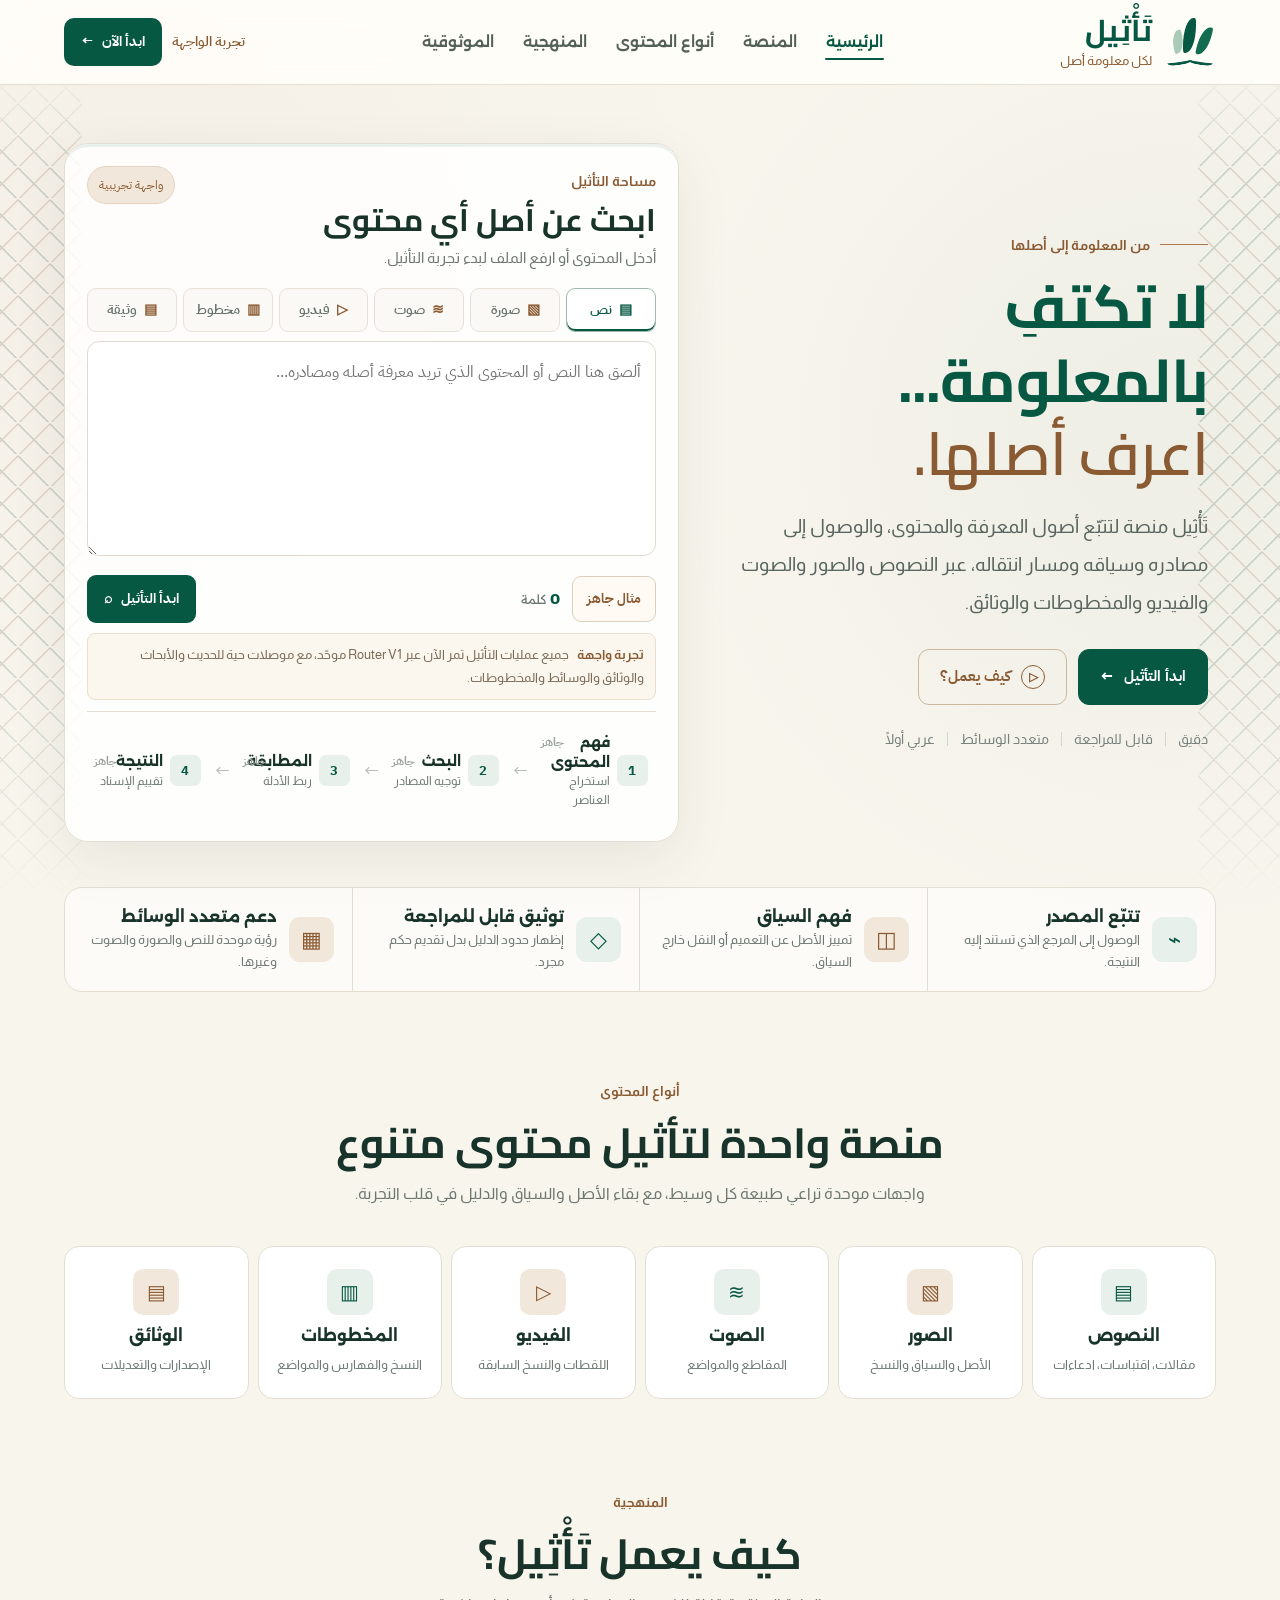
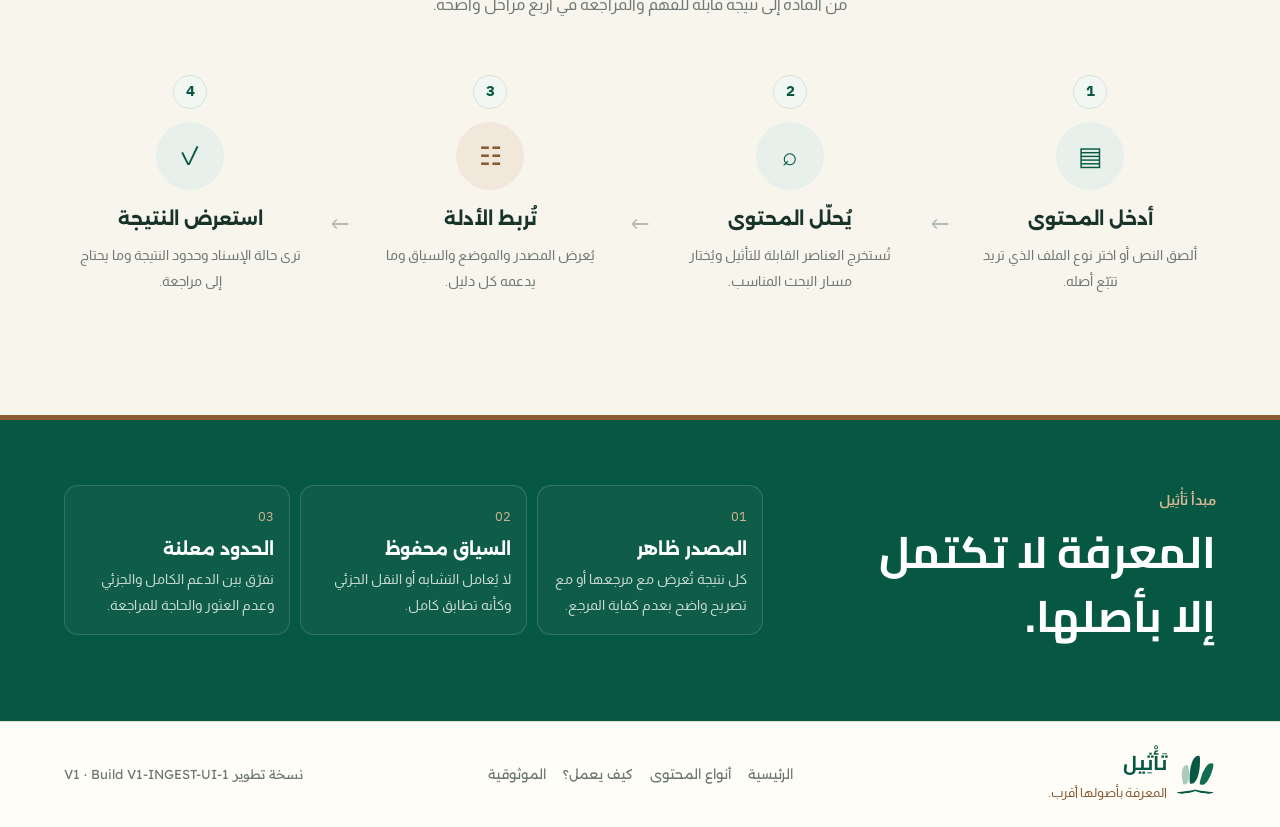
<file: prototype/index.html>
<!doctype html>
<html lang="ar" dir="rtl">
<head>
  <meta charset="utf-8" />
  <meta name="viewport" content="width=device-width,initial-scale=1" />
  <meta name="theme-color" content="#075843" />
  <meta name="description" content="تَأْثِيل — منصة لتتبّع أصول المعرفة والمحتوى وربط النصوص والصور والصوت والفيديو والمخطوطات والوثائق بمصادرها وسياقاتها." />
  <title>تَأْثِيل — اعرف أصل المعلومة</title>
  <link rel="preconnect" href="https://fonts.googleapis.com">
  <link rel="preconnect" href="https://fonts.gstatic.com" crossorigin>
  <link href="https://fonts.googleapis.com/css2?family=Alexandria:wght@400;500;600;700&family=Almarai:wght@400;700&family=Cairo:wght@400;500;600;700&family=IBM+Plex+Sans+Arabic:wght@400;500;600;700&family=Readex+Pro:wght@400;500;600;700&display=swap" rel="stylesheet">
  <link rel="stylesheet" href="styles.css" />
</head>
<body>
  <div class="heritage-edge heritage-edge-right" aria-hidden="true"></div>
  <div class="heritage-edge heritage-edge-left" aria-hidden="true"></div>

  <header class="site-header">
    <a class="brand" href="#top" aria-label="تَأْثِيل">
      <span class="brand-symbol" aria-hidden="true">
        <i class="leaf leaf-a"></i>
        <i class="leaf leaf-b"></i>
        <i class="leaf leaf-c"></i>
        <i class="book book-r"></i>
        <i class="book book-l"></i>
      </span>
      <span class="brand-copy">
        <strong>تَأْثِيل</strong>
        <small>لكل معلومة أصل</small>
      </span>
    </a>

    <nav class="main-nav" aria-label="التنقل الرئيسي">
      <a class="active" href="#top">الرئيسية</a>
      <a href="#workspace">المنصة</a>
      <a href="#capabilities">أنواع المحتوى</a>
      <a href="#method">المنهجية</a>
      <a href="#principles">الموثوقية</a>
    </nav>

    <div class="header-actions">
      <a class="login-link" href="#workspace">تجربة الواجهة</a>
      <a class="header-cta" href="#workspace">ابدأ الآن <span>←</span></a>
    </div>
  </header>

  <main id="top">
    <section class="hero section-shell">
      <div class="hero-copy">
        <div class="hero-kicker"><span></span> من المعلومة إلى أصلها</div>
        <h1>لا تكتفِ بالمعلومة...<br><em>اعرف أصلها.</em></h1>
        <p>تَأْثِيل منصة لتتبّع أصول المعرفة والمحتوى، والوصول إلى مصادره وسياقه ومسار انتقاله، عبر النصوص والصور والصوت والفيديو والمخطوطات والوثائق.</p>

        <div class="hero-actions">
          <a href="#workspace" class="primary-btn">ابدأ التأثيل <span>←</span></a>
          <a href="#method" class="secondary-btn"><span class="play">▷</span> كيف يعمل؟</a>
        </div>

        <div class="hero-trust">
          <span>دقيق</span><i></i>
          <span>قابل للمراجعة</span><i></i>
          <span>متعدد الوسائط</span><i></i>
          <span>عربي أولًا</span>
        </div>
      </div>

      <div class="workspace-card" id="workspace">
        <div class="workspace-card-head">
          <div>
            <span class="eyebrow">مساحة التأثيل</span>
            <h2>ابحث عن أصل أي محتوى</h2>
            <p>أدخل المحتوى أو ارفع الملف لبدء تجربة التأثيل.</p>
          </div>
          <span class="demo-badge">واجهة تجريبية</span>
        </div>

        <div class="media-tabs" role="tablist" aria-label="نوع المحتوى">
          <button class="media-tab active" data-type="text" data-label="النص"><span>▤</span> نص</button>
          <button class="media-tab" data-type="image" data-label="الصورة"><span>▧</span> صورة</button>
          <button class="media-tab" data-type="audio" data-label="الصوت"><span>≋</span> صوت</button>
          <button class="media-tab" data-type="video" data-label="الفيديو"><span>▷</span> فيديو</button>
          <button class="media-tab" data-type="manuscript" data-label="المخطوط"><span>▥</span> مخطوط</button>
          <button class="media-tab" data-type="document" data-label="الوثيقة"><span>▤</span> وثيقة</button>
        </div>

        <div class="input-area">
          <textarea id="contentInput" aria-label="المحتوى المراد تأثيله" placeholder="ألصق هنا النص أو المحتوى الذي تريد معرفة أصله ومصادره..."></textarea>

          <label id="uploadArea" class="upload-area hidden">
            <input id="fileInput" type="file" />
            <span class="upload-symbol">＋</span>
            <b id="uploadTitle">ارفع الملف</b>
            <small id="uploadMeta">اسحب الملف هنا أو اضغط للاختيار</small>
            <em id="selectedFile"></em>
          </label>
          <input id="mediaQueryInput" class="media-query-input hidden" type="text" autocomplete="off" placeholder="اكتب عنوانًا أو وصفًا أو رابطًا يساعد في العثور على الأصل…" />
        </div>

        <div class="workspace-controls">
          <button id="fillDemo" class="sample-btn">مثال جاهز</button>
          <span id="inputMeta"><b id="wordCount">0</b> كلمة</span>
          <button id="analyzeBtn" class="search-btn">ابدأ التأثيل <span>⌕</span></button>
        </div>

        <div class="workspace-note">
          <span>تجربة واجهة</span>
          جميع عمليات التأثيل تمر الآن عبر Router V1 موحّد، مع موصلات حية للحديث والأبحاث والوثائق والوسائط والمخطوطات.
        </div>

        <div class="process-inline" aria-label="مسار التأثيل">
          <div class="process-row" data-step="1"><i>1</i><div><b>فهم المحتوى</b><small>استخراج العناصر</small></div><strong id="s1">جاهز</strong></div>
          <span class="process-arrow">←</span>
          <div class="process-row" data-step="2"><i>2</i><div><b>البحث</b><small>توجيه المصادر</small></div><strong id="s2">جاهز</strong></div>
          <span class="process-arrow">←</span>
          <div class="process-row" data-step="3"><i>3</i><div><b>المطابقة</b><small>ربط الأدلة</small></div><strong id="s3">جاهز</strong></div>
          <span class="process-arrow">←</span>
          <div class="process-row" data-step="4"><i>4</i><div><b>النتيجة</b><small>تقييم الإسناد</small></div><strong id="s4">جاهز</strong></div>
        </div>
      </div>
    </section>

    <section class="assurance-strip section-shell" id="principles">
      <div><span class="assurance-icon">⌁</span><div><b>تتبّع المصدر</b><small>الوصول إلى المرجع الذي تستند إليه النتيجة.</small></div></div>
      <div><span class="assurance-icon brown">◫</span><div><b>فهم السياق</b><small>تمييز الأصل عن التعميم أو النقل خارج السياق.</small></div></div>
      <div><span class="assurance-icon">◇</span><div><b>توثيق قابل للمراجعة</b><small>إظهار حدود الدليل بدل تقديم حكم مجرد.</small></div></div>
      <div><span class="assurance-icon brown">▦</span><div><b>دعم متعدد الوسائط</b><small>رؤية موحدة للنص والصورة والصوت وغيرها.</small></div></div>
    </section>

    <section class="capabilities section-shell" id="capabilities">
      <div class="section-title centered">
        <span class="section-label">أنواع المحتوى</span>
        <h2>منصة واحدة لتأثيل محتوى متنوع</h2>
        <p>واجهات موحدة تراعي طبيعة كل وسيط، مع بقاء الأصل والسياق والدليل في قلب التجربة.</p>
      </div>

      <div class="capability-row">
        <article><span>▤</span><b>النصوص</b><small>مقالات، اقتباسات، ادعاءات</small></article>
        <article><span>▧</span><b>الصور</b><small>الأصل والسياق والنسخ</small></article>
        <article><span>≋</span><b>الصوت</b><small>المقاطع والمواضع</small></article>
        <article><span>▷</span><b>الفيديو</b><small>اللقطات والنسخ السابقة</small></article>
        <article><span>▥</span><b>المخطوطات</b><small>النسخ والفهارس والمواضع</small></article>
        <article><span>▤</span><b>الوثائق</b><small>الإصدارات والتعديلات</small></article>
      </div>
    </section>

    <section class="method section-shell" id="method">
      <div class="section-title centered">
        <span class="section-label">المنهجية</span>
        <h2>كيف يعمل تَأْثِيل؟</h2>
        <p>من المادة إلى نتيجة قابلة للفهم والمراجعة في أربع مراحل واضحة.</p>
      </div>

      <div class="method-flow">
        <article>
          <span class="step">1</span>
          <div class="method-icon">▤</div>
          <h3>أدخل المحتوى</h3>
          <p>ألصق النص أو اختر نوع الملف الذي تريد تتبّع أصله.</p>
        </article>
        <span class="flow-arrow">←</span>
        <article>
          <span class="step">2</span>
          <div class="method-icon">⌕</div>
          <h3>يُحلّل المحتوى</h3>
          <p>تُستخرج العناصر القابلة للتأثيل ويُختار مسار البحث المناسب.</p>
        </article>
        <span class="flow-arrow">←</span>
        <article>
          <span class="step">3</span>
          <div class="method-icon brown">☷</div>
          <h3>تُربط الأدلة</h3>
          <p>يُعرض المصدر والموضع والسياق وما يدعمه كل دليل.</p>
        </article>
        <span class="flow-arrow">←</span>
        <article>
          <span class="step">4</span>
          <div class="method-icon">✓</div>
          <h3>استعرض النتيجة</h3>
          <p>ترى حالة الإسناد وحدود النتيجة وما يحتاج إلى مراجعة.</p>
        </article>
      </div>
    </section>

    <section id="results" class="results section-shell hidden" aria-live="polite">
      <div class="results-head">
        <div>
          <span class="section-label">نتيجة التأثيل</span>
          <h2>خريطة الأصل والدليل</h2>
          <p>معرّف العملية: <code id="auditId">TAT-DEMO-2026-001</code></p>
        </div>
        <button id="downloadJson" class="sample-btn">تنزيل سجل JSON</button>
      </div>

      <div class="results-summary">
        <div><small>العناصر</small><b id="statTotal">5</b></div>
        <div><small>مدعومة</small><b id="statSupported">2</b></div>
        <div><small>جزئية</small><b id="statPartial">1</b></div>
        <div><small>غير مسندة</small><b id="statUnsupported">1</b></div>
        <div><small>مراجعة بشرية</small><b id="statReview">1</b></div>
      </div>

      <div id="claimCards" class="claims"></div>
    </section>

    <section class="principle-panel">
      <div class="section-shell principle-layout">
        <div>
          <span class="section-label light">مبدأ تَأْثِيل</span>
          <h2>المعرفة لا تكتمل<br>إلا بأصلها.</h2>
        </div>
        <div class="principle-cards">
          <article><span>01</span><b>المصدر ظاهر</b><p>كل نتيجة تُعرض مع مرجعها أو مع تصريح واضح بعدم كفاية المرجع.</p></article>
          <article><span>02</span><b>السياق محفوظ</b><p>لا يُعامل التشابه أو النقل الجزئي وكأنه تطابق كامل.</p></article>
          <article><span>03</span><b>الحدود معلنة</b><p>نفرّق بين الدعم الكامل والجزئي وعدم العثور والحاجة للمراجعة.</p></article>
        </div>
      </div>
    </section>
  </main>

  <footer class="site-footer">
    <div class="footer-brand">
      <span class="brand-symbol small" aria-hidden="true">
        <i class="leaf leaf-a"></i><i class="leaf leaf-b"></i><i class="leaf leaf-c"></i><i class="book book-r"></i><i class="book book-l"></i>
      </span>
      <div><strong>تَأْثِيل</strong><small>المعرفة بأصولها أقرب.</small></div>
    </div>
    <nav>
      <a href="#top">الرئيسية</a>
      <a href="#capabilities">أنواع المحتوى</a>
      <a href="#method">كيف يعمل؟</a>
      <a href="#principles">الموثوقية</a>
    </nav>
    <span>نسخة تطوير V1 · Build V1-INGEST-UI-1</span>
  </footer>

  <script src="app-v4.js"></script>
</body>
</html>
</file>
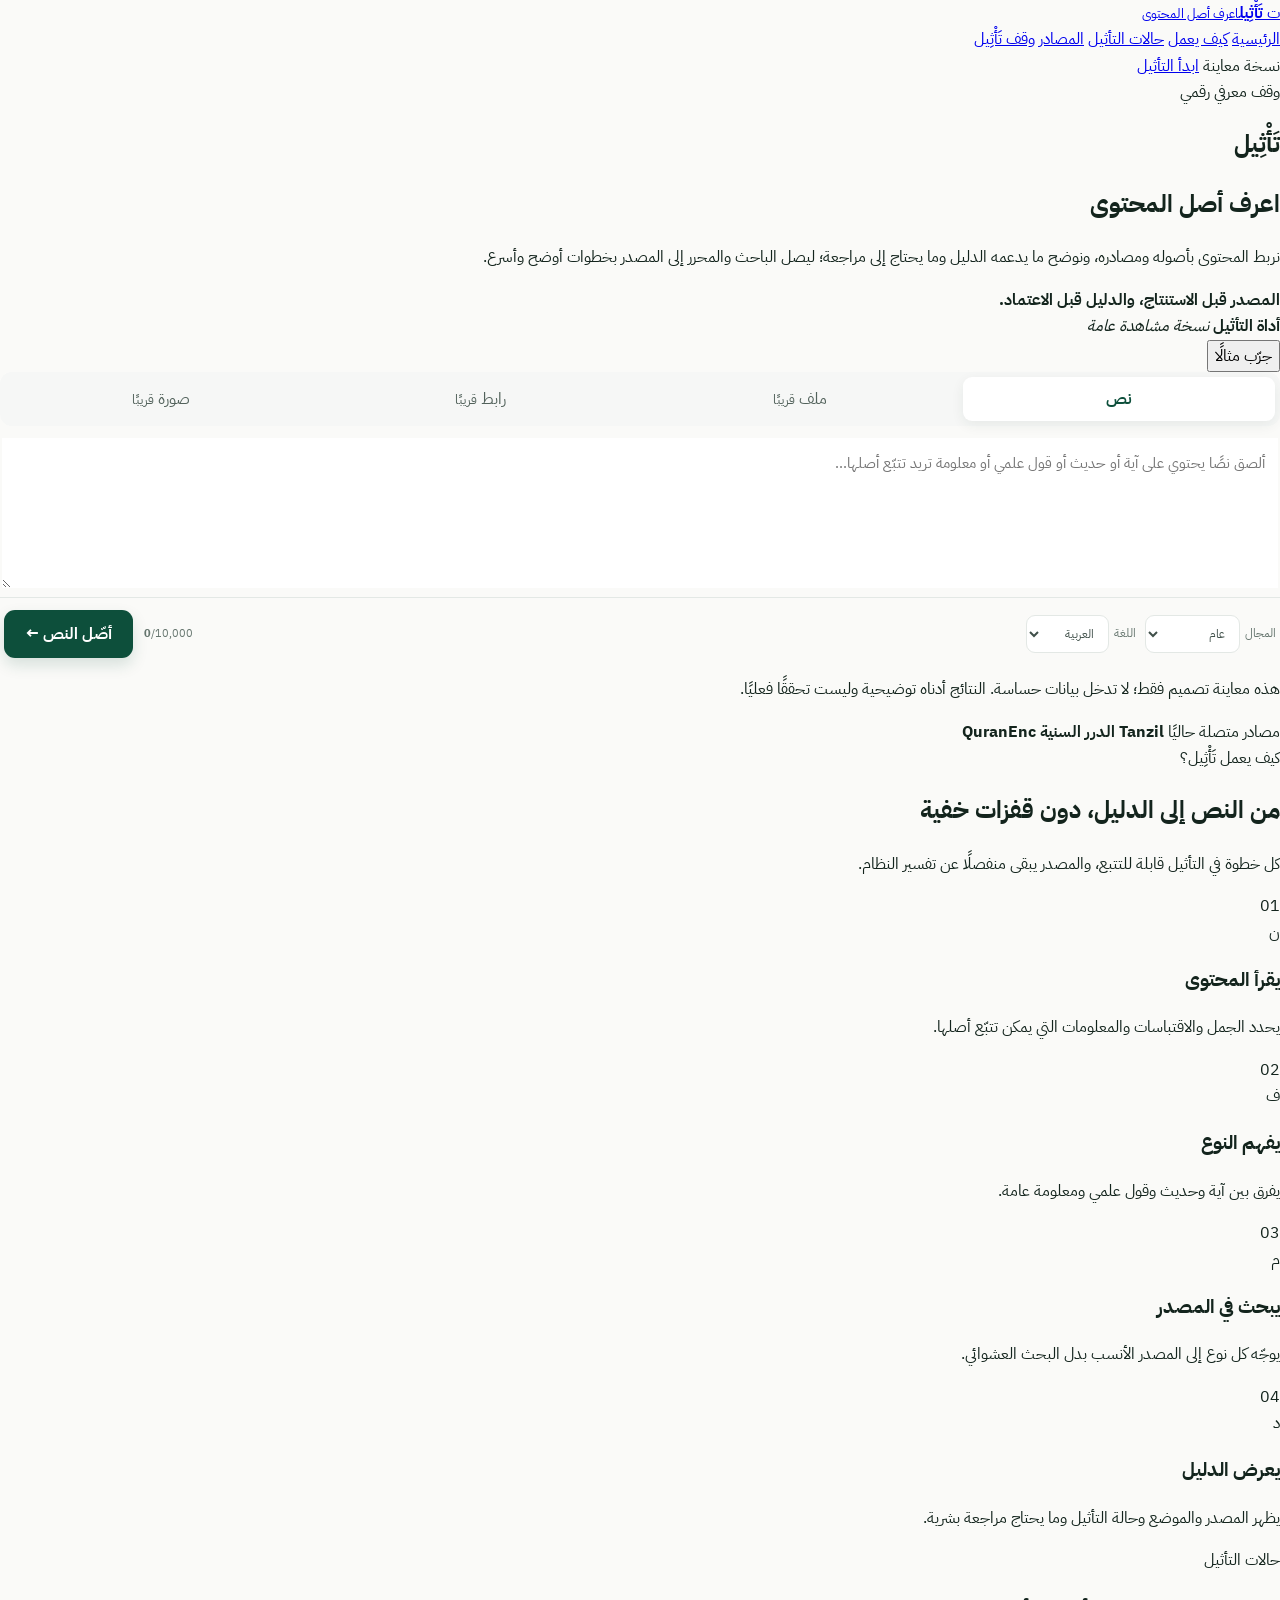
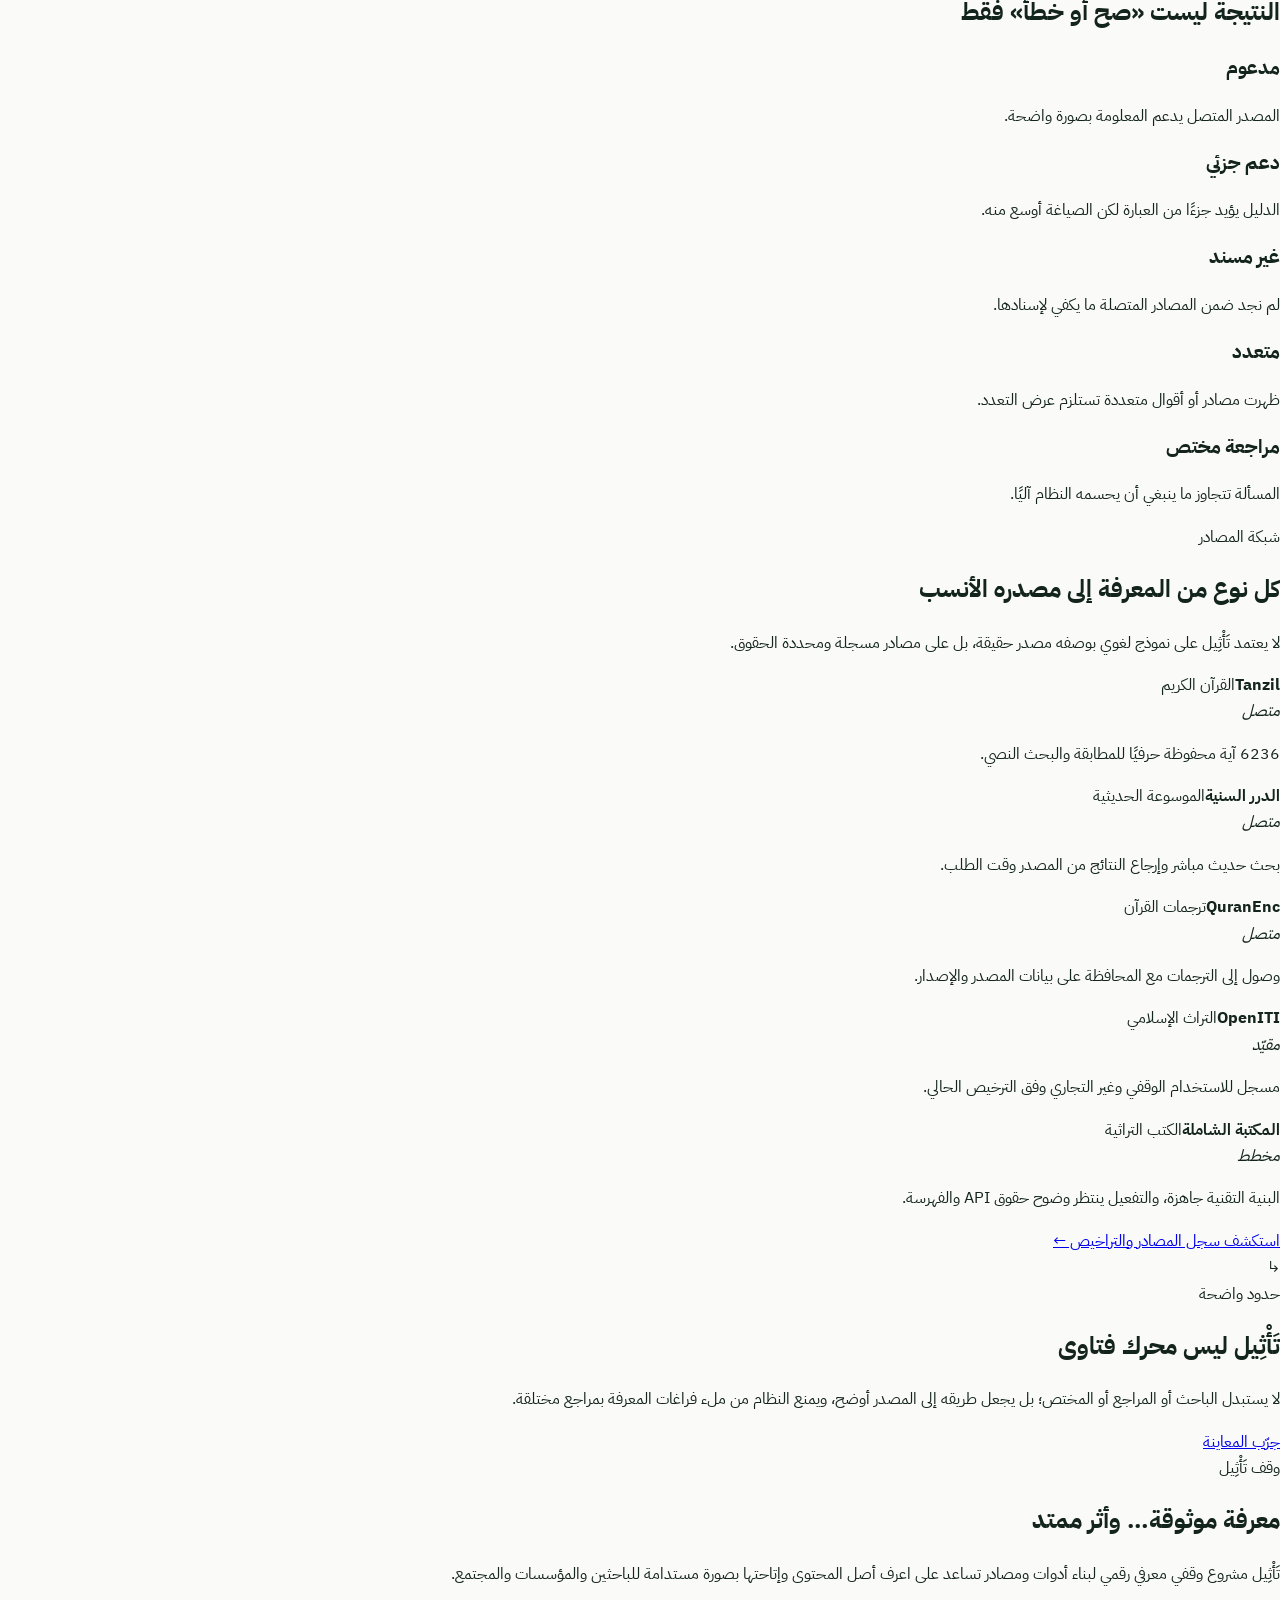
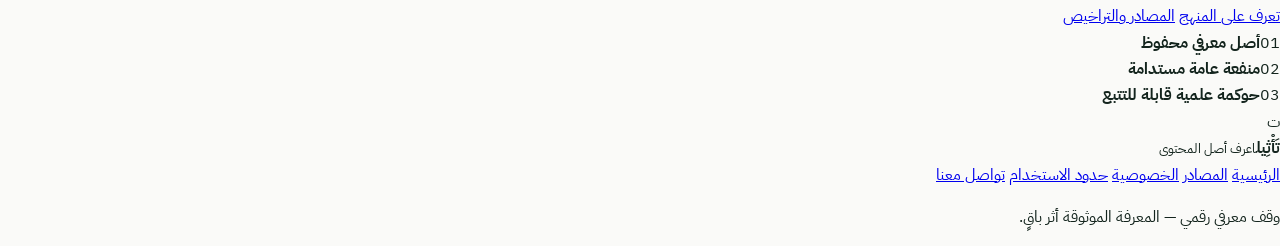
<file: site/preview.html>
<!doctype html>
<html lang="ar" dir="rtl">
<head>
  <meta charset="utf-8">
  <meta name="viewport" content="width=device-width,initial-scale=1">
  <meta name="theme-color" content="#0d4f3b">
  <meta name="description" content="تَأْثِيل — وقف معرفي رقمي لاعرف أصل المحتوى وربط المحتوى بأصوله ومصادره.">
  <title>تَأْثِيل | اعرف أصل المحتوى — معاينة</title>
  <link rel="icon" type="image/svg+xml" href="./favicon.svg">
  <link rel="preconnect" href="https://fonts.googleapis.com">
  <link rel="preconnect" href="https://fonts.gstatic.com" crossorigin>
  <link href="https://fonts.googleapis.com/css2?family=IBM+Plex+Sans+Arabic:wght@400;500;600;700&family=Noto+Kufi+Arabic:wght@500;600;700&display=swap" rel="stylesheet">
  <link rel="stylesheet" href="./styles.css">
  <link rel="stylesheet" href="./portal.css">
  <link rel="stylesheet" href="./public.css">
</head>
<body class="public-site">
<header class="public-header">
  <a class="public-brand" href="#home" aria-label="تَأْثِيل">
    <span class="public-brand-mark">ت</span>
    <span class="public-brand-copy"><b>تَأْثِيل</b><small>اعرف أصل المحتوى</small></span>
  </a>
  <nav class="public-nav" aria-label="التنقل الرئيسي">
    <a href="#home">الرئيسية</a>
    <a href="#how">كيف يعمل</a>
    <a href="#states">حالات التأثيل</a>
    <a href="#sources">المصادر</a>
    <a href="#waqf">وقف تَأْثِيل</a>
  </nav>
  <div class="public-actions">
    <span class="preview-pill">نسخة معاينة</span>
    <a class="header-cta" href="#verify">ابدأ التأثيل</a>
  </div>
</header>

<main>
  <section class="public-hero" id="home">
    <div class="hero-orbit hero-orbit-one"></div>
    <div class="hero-orbit hero-orbit-two"></div>

    <div class="public-hero-copy">
      <span class="public-kicker">وقف معرفي رقمي</span>
      <h1>تَأْثِيل</h1>
      <h2>اعرف أصل المحتوى</h2>
      <p>نربط المحتوى بأصوله ومصادره، ونوضح ما يدعمه الدليل وما يحتاج إلى مراجعة؛ ليصل الباحث والمحرر إلى المصدر بخطوات أوضح وأسرع.</p>
      <div class="hero-principle">
        <span></span>
        <b>المصدر قبل الاستنتاج، والدليل قبل الاعتماد.</b>
      </div>
    </div>

    <section class="verify-stage" id="verify" aria-label="أداة التأثيل">
      <div class="verify-stage-head">
        <div>
          <span class="live-dot"></span>
          <b>أداة التأثيل</b>
          <em>نسخة مشاهدة عامة</em>
        </div>
        <button class="example-btn" id="exampleBtn" type="button">جرّب مثالًا</button>
      </div>

      <div class="input-tabs" role="tablist">
        <button class="tab active" data-mode="text" type="button">نص</button>
        <button class="tab" data-mode="file" type="button">ملف <small>قريبًا</small></button>
        <button class="tab" data-mode="link" type="button">رابط <small>قريبًا</small></button>
        <button class="tab" data-mode="image" type="button">صورة <small>قريبًا</small></button>
      </div>

      <div class="mode-panel active" data-panel="text">
        <textarea id="verifyText" maxlength="10000" placeholder="ألصق نصًا يحتوي على آية أو حديث أو قول علمي أو معلومة تريد تتبّع أصلها..."></textarea>
      </div>
      <div class="mode-panel" data-panel="file">
        <div class="coming-panel"><b>رفع الملفات في المرحلة التالية</b><span>ستدعم الخدمة PDF وWord وTXT.</span></div>
      </div>
      <div class="mode-panel" data-panel="link">
        <div class="coming-panel"><b>تحليل الروابط في المرحلة التالية</b><span>سيقرأ تَأْثِيل الصفحة ويستخرج المعلومات القابلة للتتبّع.</span></div>
      </div>
      <div class="mode-panel" data-panel="image">
        <div class="coming-panel"><b>قراءة الصور في المرحلة التالية</b><span>ستُستخرج النصوص أولًا ثم تمر على محرك عَزْو الداخلي نفسه.</span></div>
      </div>

      <div class="verify-actions">
        <div class="filters">
          <label>المجال
            <select id="domainSelect">
              <option>عام</option>
              <option>قرآن وتفسير</option>
              <option>حديث</option>
              <option>فقه</option>
              <option>سيرة وتاريخ</option>
            </select>
          </label>
          <label>اللغة
            <select id="langSelect">
              <option>العربية</option>
              <option>الإنجليزية</option>
            </select>
          </label>
        </div>
        <div class="verify-cta-wrap">
          <span class="counter"><b id="charCount">0</b>/10,000</span>
          <button class="primary-btn public-primary" id="verifyBtn" type="button">أصّل النص <span>←</span></button>
        </div>
      </div>
      <p class="verify-note">هذه معاينة تصميم فقط؛ لا تدخل بيانات حساسة. النتائج أدناه توضيحية وليست تحققًا فعليًا.</p>
    </section>

    <div class="source-trust">
      <span>مصادر متصلة حاليًا</span>
      <b>Tanzil</b>
      <i></i>
      <b>الدرر السنية</b>
      <i></i>
      <b>QuranEnc</b>
    </div>
  </section>

  <section class="results-section hidden public-results" id="resultsSection">
    <div class="section-head">
      <div><span class="public-kicker">نتيجة التأثيل</span><h2>خريطة المعرفة والمصادر</h2></div>
      <div class="result-actions">
        <button class="secondary-btn" id="copyReport" type="button">نسخ التقرير</button>
        <button class="secondary-btn" id="downloadReport" type="button">تنزيل JSON</button>
      </div>
    </div>
    <div class="analysis-summary">
      <div class="summary-score">
        <span>تغطية الأدلة</span>
        <strong id="scoreValue">—</strong>
        <small>نسبة المعلومات التي وجد لها تَأْثِيل دليلًا أو دعمًا جزئيًا، وليست حكمًا شرعيًا نهائيًا.</small>
      </div>
      <div class="summary-items">
        <div><b id="supportedCount">0</b><span>مدعوم</span></div>
        <div><b id="partialCount">0</b><span>دعم جزئي</span></div>
        <div><b id="unsupportedCount">0</b><span>غير مسند</span></div>
        <div><b id="reviewCount">0</b><span>مراجعة مختص</span></div>
      </div>
    </div>
    <div class="claim-list" id="claimList"></div>
  </section>

  <section class="public-section how-section" id="how">
    <div class="public-section-head">
      <span class="public-kicker">كيف يعمل تَأْثِيل؟</span>
      <h2>من النص إلى الدليل، دون قفزات خفية</h2>
      <p>كل خطوة في التأثيل قابلة للتتبع، والمصدر يبقى منفصلًا عن تفسير النظام.</p>
    </div>
    <div class="how-grid">
      <article><span>01</span><div class="step-icon">ن</div><h3>يقرأ المحتوى</h3><p>يحدد الجمل والاقتباسات والمعلومات التي يمكن تتبّع أصلها.</p></article>
      <article><span>02</span><div class="step-icon">ف</div><h3>يفهم النوع</h3><p>يفرق بين آية وحديث وقول علمي ومعلومة عامة.</p></article>
      <article><span>03</span><div class="step-icon">م</div><h3>يبحث في المصدر</h3><p>يوجّه كل نوع إلى المصدر الأنسب بدل البحث العشوائي.</p></article>
      <article><span>04</span><div class="step-icon">د</div><h3>يعرض الدليل</h3><p>يظهر المصدر والموضع وحالة التأثيل وما يحتاج مراجعة بشرية.</p></article>
    </div>
  </section>

  <section class="public-section states-section" id="states">
    <div class="public-section-head compact">
      <span class="public-kicker">حالات التأثيل</span>
      <h2>النتيجة ليست «صح أو خطأ» فقط</h2>
    </div>
    <div class="state-grid">
      <article class="state-card state-supported"><span></span><h3>مدعوم</h3><p>المصدر المتصل يدعم المعلومة بصورة واضحة.</p></article>
      <article class="state-card state-partial"><span></span><h3>دعم جزئي</h3><p>الدليل يؤيد جزءًا من العبارة لكن الصياغة أوسع منه.</p></article>
      <article class="state-card state-unsupported"><span></span><h3>غير مسند</h3><p>لم نجد ضمن المصادر المتصلة ما يكفي لإسنادها.</p></article>
      <article class="state-card state-multiple"><span></span><h3>متعدد</h3><p>ظهرت مصادر أو أقوال متعددة تستلزم عرض التعدد.</p></article>
      <article class="state-card state-review"><span></span><h3>مراجعة مختص</h3><p>المسألة تتجاوز ما ينبغي أن يحسمه النظام آليًا.</p></article>
    </div>
  </section>

  <section class="public-section source-section" id="sources">
    <div class="public-section-head">
      <span class="public-kicker">شبكة المصادر</span>
      <h2>كل نوع من المعرفة إلى مصدره الأنسب</h2>
      <p>لا يعتمد تَأْثِيل على نموذج لغوي بوصفه مصدر حقيقة، بل على مصادر مسجلة ومحددة الحقوق.</p>
    </div>
    <div class="public-source-grid">
      <article class="source-live"><div><b>Tanzil</b><span>القرآن الكريم</span></div><em>متصل</em><p>6236 آية محفوظة حرفيًا للمطابقة والبحث النصي.</p></article>
      <article class="source-live"><div><b>الدرر السنية</b><span>الموسوعة الحديثية</span></div><em>متصل</em><p>بحث حديث مباشر وإرجاع النتائج من المصدر وقت الطلب.</p></article>
      <article class="source-live"><div><b>QuranEnc</b><span>ترجمات القرآن</span></div><em>متصل</em><p>وصول إلى الترجمات مع المحافظة على بيانات المصدر والإصدار.</p></article>
      <article class="source-limited"><div><b>OpenITI</b><span>التراث الإسلامي</span></div><em>مقيّد</em><p>مسجل للاستخدام الوقفي وغير التجاري وفق الترخيص الحالي.</p></article>
      <article class="source-planned"><div><b>المكتبة الشاملة</b><span>الكتب التراثية</span></div><em>مخطط</em><p>البنية التقنية جاهزة، والتفعيل ينتظر وضوح حقوق API والفهرسة.</p></article>
    </div>
    <a class="source-page-link" href="./sources.html">استكشف سجل المصادر والتراخيص <span>←</span></a>
  </section>

  <section class="public-section boundary-section">
    <div class="boundary-card">
      <div class="boundary-mark">↳</div>
      <div>
        <span class="public-kicker">حدود واضحة</span>
        <h2>تَأْثِيل ليس محرك فتاوى</h2>
        <p>لا يستبدل الباحث أو المراجع أو المختص؛ بل يجعل طريقه إلى المصدر أوضح، ويمنع النظام من ملء فراغات المعرفة بمراجع مختلقة.</p>
      </div>
      <a href="#verify" class="boundary-link">جرّب المعاينة</a>
    </div>
  </section>

  <section class="waqf-section" id="waqf">
    <div class="waqf-copy">
      <span class="public-kicker light">وقف تَأْثِيل</span>
      <h2>معرفة موثوقة… وأثر ممتد</h2>
      <p>تَأْثِيل مشروع وقفي معرفي رقمي لبناء أدوات ومصادر تساعد على اعرف أصل المحتوى وإتاحتها بصورة مستدامة للباحثين والمؤسسات والمجتمع.</p>
      <div class="waqf-actions">
        <a href="#how" class="waqf-primary">تعرف على المنهج</a>
        <a href="./sources.html" class="waqf-secondary">المصادر والتراخيص</a>
      </div>
    </div>
    <div class="waqf-principles">
      <div><span>01</span><b>أصل معرفي محفوظ</b></div>
      <div><span>02</span><b>منفعة عامة مستدامة</b></div>
      <div><span>03</span><b>حوكمة علمية قابلة للتتبع</b></div>
    </div>
  </section>
</main>

<footer class="public-footer">
  <div class="footer-brand">
    <span class="public-brand-mark small">ت</span>
    <div><b>تَأْثِيل</b><small>اعرف أصل المحتوى</small></div>
  </div>
  <nav>
    <a href="#home">الرئيسية</a>
    <a href="#sources">المصادر</a>
    <a href="#">الخصوصية</a>
    <a href="#">حدود الاستخدام</a>
    <a href="#">تواصل معنا</a>
  </nav>
  <p>وقف معرفي رقمي — المعرفة الموثوقة أثر باقٍ.</p>
</footer>

<script src="./preview.js"></script>
</body>
</html>
</file>
<file: prototype/styles.css>
:root{
  --cream:#f8f5ed;
  --ivory:#fffdf8;
  --white:#ffffff;
  --ink:#18332a;
  --muted:#6d7872;
  --green:#075843;
  --green-2:#126c50;
  --green-soft:#e8f0eb;
  --mint:#aacbb7;
  --brown:#8a5a32;
  --brown-2:#a97749;
  --brown-soft:#f1e7da;
  --gold:#b38a5b;
  --line:#e4ded2;
  --line-green:#d6e2db;
  --shadow:0 18px 55px rgba(46,55,47,.08);
  --radius:20px;
}
*{box-sizing:border-box}
html{scroll-behavior:smooth}
body{
  margin:0;
  background:
    radial-gradient(circle at 10% 10%,rgba(138,90,50,.035),transparent 24%),
    radial-gradient(circle at 91% 18%,rgba(7,88,67,.045),transparent 22%),
    var(--cream);
  color:var(--ink);
  font-family:"IBM Plex Sans Arabic","Segoe UI",Tahoma,Arial,sans-serif;
  line-height:1.75;
}
button,textarea,input{font:inherit}
a{color:inherit}
button,a{transition:.2s ease}
.hidden{display:none!important}
.section-shell{width:min(1180px,90vw);margin-inline:auto}

.heritage-edge{position:fixed;z-index:-1;top:70px;bottom:0;width:82px;opacity:.23;pointer-events:none;
  background-image:
    linear-gradient(45deg,transparent 45%,var(--brown) 46%,var(--brown) 48%,transparent 49%),
    linear-gradient(-45deg,transparent 45%,var(--green) 46%,var(--green) 48%,transparent 49%);
  background-size:32px 32px;
  mask-image:linear-gradient(to bottom,transparent,#000 12%,#000 70%,transparent);
}
.heritage-edge-right{right:0}
.heritage-edge-left{left:0;transform:scaleX(-1)}

.site-header{
  position:sticky;top:0;z-index:50;
  display:grid;grid-template-columns:auto 1fr auto;align-items:center;gap:30px;
  padding:13px max(5vw,24px);
  background:rgba(255,253,248,.93);
  backdrop-filter:blur(16px);
  border-bottom:1px solid rgba(228,222,210,.92);
}
.brand{display:flex;align-items:center;gap:12px;text-decoration:none}
.brand-copy strong{display:block;font-size:23px;line-height:1.1;color:var(--green)}
.brand-copy small{display:block;font-size:9px;color:var(--brown);margin-top:3px}
.brand-symbol{position:relative;width:52px;height:50px;display:inline-block;flex:0 0 52px}
.brand-symbol.small{transform:scale(.8);transform-origin:right center;margin-left:-7px}
.leaf{position:absolute;display:block;border-radius:80% 12% 80% 12%;transform-origin:bottom center}
.leaf-a{width:13px;height:35px;right:20px;top:1px;background:var(--green);transform:rotate(0deg)}
.leaf-b{width:12px;height:29px;right:9px;top:9px;background:var(--green-2);transform:rotate(13deg)}
.leaf-c{width:11px;height:23px;right:30px;top:13px;background:var(--mint);transform:rotate(-13deg)}
.book{position:absolute;bottom:2px;width:25px;height:7px;border-bottom:3px solid var(--green);border-radius:0 0 90% 90%}
.book-r{right:3px;transform:rotate(8deg)}
.book-l{left:3px;transform:rotate(-8deg)}
.main-nav{display:flex;justify-content:center;gap:27px}
.main-nav a{position:relative;text-decoration:none;font-size:12px;color:#536058;font-weight:600;padding:7px 1px}
.main-nav a:hover,.main-nav a.active{color:var(--green)}
.main-nav a.active:after{content:"";position:absolute;right:0;left:0;bottom:0;height:2px;background:var(--green);border-radius:2px}
.header-actions{justify-self:end;display:flex;align-items:center;gap:10px}
.login-link{font-size:11px;text-decoration:none;color:var(--brown);font-weight:600}
.header-cta{display:flex;gap:8px;align-items:center;text-decoration:none;background:var(--green);color:#fff;border-radius:10px;padding:9px 14px;font-size:11px;font-weight:700}
.header-cta:hover,.primary-btn:hover,.search-btn:hover{background:#043f30;transform:translateY(-1px)}

.hero{
  display:grid;grid-template-columns:.88fr 1.12fr;gap:54px;align-items:center;
  padding-block:58px 45px;
  min-height:620px;
}
.hero-copy{padding-inline:8px}
.hero-kicker{display:flex;align-items:center;gap:10px;color:var(--brown);font-size:11px;font-weight:600}
.hero-kicker span{display:inline-block;width:48px;height:1px;background:var(--brown-2)}
.hero h1{font-size:clamp(44px,5.2vw,70px);line-height:1.15;margin:14px 0 18px;letter-spacing:-1.5px;color:var(--green)}
.hero h1 em{font-style:normal;color:var(--brown);font-weight:600}
.hero-copy>p{font-size:16px;color:#59655f;margin:0;max-width:650px}
.hero-actions{display:flex;gap:11px;margin-top:27px}
.primary-btn,.secondary-btn{display:inline-flex;align-items:center;justify-content:center;gap:10px;text-decoration:none;border-radius:11px;padding:11px 17px;font-size:12px;font-weight:700}
.primary-btn{background:var(--green);color:#fff;border:1px solid var(--green)}
.secondary-btn{background:transparent;color:var(--brown);border:1px solid #cbb89e}
.secondary-btn:hover{background:var(--brown-soft)}
.play{display:grid;place-items:center;width:20px;height:20px;border:1px solid currentColor;border-radius:50%;font-size:8px}
.hero-trust{display:flex;align-items:center;gap:12px;margin-top:23px;color:#78837e;font-size:10px}
.hero-trust i{height:14px;width:1px;background:#cfd7d2}

.workspace-card{
  background:rgba(255,255,255,.86);
  border:1px solid var(--line);
  border-radius:24px;
  padding:22px;
  box-shadow:var(--shadow);
  position:relative;
}
.workspace-card:before{content:"";position:absolute;inset:0;border-radius:24px;pointer-events:none;border-top:3px solid rgba(7,88,67,.08)}
.workspace-card-head{display:flex;justify-content:space-between;gap:20px;align-items:flex-start;margin-bottom:16px}
.eyebrow,.section-label{color:var(--brown);font-size:10px;font-weight:700}
.workspace-card-head h2{font-size:25px;margin:3px 0 1px}
.workspace-card-head p{font-size:10px;color:var(--muted);margin:0}
.demo-badge{white-space:nowrap;font-size:8px;background:var(--brown-soft);color:var(--brown);border:1px solid #e5d4c0;padding:5px 8px;border-radius:999px}
.media-tabs{display:grid;grid-template-columns:repeat(6,1fr);gap:6px;margin-bottom:9px}
.media-tab{border:1px solid #e6e0d7;background:#faf9f6;color:#66716b;border-radius:9px;padding:8px 5px;font-size:9px;cursor:pointer}
.media-tab span{color:var(--brown);margin-left:4px}
.media-tab.active{background:#fff;border-color:#9dbbac;color:var(--green);box-shadow:inset 0 -2px var(--green)}
.media-tab.active span{color:var(--green)}
.input-area textarea{width:100%;min-height:180px;resize:vertical;border:1px solid #e0d9cf;border-radius:12px;padding:14px;background:#fff;color:var(--ink);outline:none;font-size:11px;line-height:1.95}
.input-area textarea:focus{border-color:#9ab8aa;box-shadow:0 0 0 4px rgba(7,88,67,.05)}
.upload-area{min-height:180px;border:1px dashed #bcb1a3;border-radius:12px;background:#fff;display:flex;flex-direction:column;align-items:center;justify-content:center;text-align:center;padding:22px;cursor:pointer}
.upload-area input{display:none}
.upload-symbol{width:39px;height:39px;border-radius:11px;background:var(--green-soft);color:var(--green);display:grid;place-items:center;font-size:21px;margin-bottom:8px}
.upload-area b{font-size:12px}.upload-area small{font-size:9px;color:var(--muted)}.upload-area em{font-style:normal;font-size:9px;color:var(--brown);margin-top:7px}
.workspace-controls{display:grid;grid-template-columns:auto 1fr auto;align-items:center;gap:12px;margin-top:10px}
.sample-btn{border:1px solid #dccfbe;background:#fffaf3;color:var(--brown);border-radius:9px;padding:8px 11px;font-size:9px;font-weight:700;cursor:pointer}
.sample-btn:hover{background:var(--brown-soft)}
.workspace-controls>span{font-size:9px;color:var(--muted)}
.search-btn{border:0;background:var(--green);color:#fff;border-radius:9px;padding:9px 14px;font-size:10px;font-weight:700;cursor:pointer;display:flex;align-items:center;gap:9px}
.workspace-note{font-size:8px;color:#7a6a58;background:#fbf7ee;border:1px solid #eadfce;border-radius:8px;padding:6px 8px;margin-top:10px}
.workspace-note span{font-weight:700;color:var(--brown);margin-left:6px}
.process-inline{display:grid;grid-template-columns:1fr auto 1fr auto 1fr auto 1fr;align-items:center;gap:6px;margin-top:11px;padding-top:11px;border-top:1px solid var(--line)}
.process-row{display:grid;grid-template-columns:24px 1fr;gap:6px;align-items:center;position:relative;padding:6px;border-radius:9px}
.process-row i{font-style:normal;width:23px;height:23px;border-radius:7px;background:var(--green-soft);color:var(--green);display:grid;place-items:center;font-size:8px;font-weight:700}
.process-row b{display:block;font-size:9px}.process-row small{display:block;font-size:7px;color:var(--muted)}.process-row strong{position:absolute;left:6px;top:7px;font-size:7px;color:#9aa19d}
.process-row.running{background:#fff8ed}.process-row.running i{background:var(--brown-soft);color:var(--brown)}.process-row.running strong{color:var(--brown)}
.process-row.done{background:#f4faf6}.process-row.done strong{color:var(--green)}
.process-arrow{color:#b6bdb9;font-size:12px}

.assurance-strip{display:grid;grid-template-columns:repeat(4,1fr);background:rgba(255,255,255,.58);border:1px solid var(--line);border-radius:18px;overflow:hidden;margin-bottom:84px}
.assurance-strip>div{display:flex;gap:12px;align-items:center;padding:17px 18px;border-inline-start:1px solid var(--line)}
.assurance-strip>div:first-child{border-inline-start:0}
.assurance-icon{width:36px;height:36px;border-radius:11px;background:var(--green-soft);color:var(--green);display:grid;place-items:center;font-size:18px;flex:0 0 36px}
.assurance-icon.brown{background:var(--brown-soft);color:var(--brown)}
.assurance-strip b{display:block;font-size:12px}.assurance-strip small{display:block;font-size:9px;color:var(--muted);line-height:1.6}

.capabilities{padding-bottom:88px}
.section-title{max-width:720px;margin-bottom:28px}
.section-title.centered{text-align:center;margin-inline:auto}
.section-title h2{font-size:34px;margin:5px 0 5px}
.section-title p{font-size:12px;color:var(--muted);margin:0}
.capability-row{display:grid;grid-template-columns:repeat(6,1fr);gap:9px}
.capability-row article{background:#fff;border:1px solid var(--line);border-radius:15px;padding:16px 10px;text-align:center}
.capability-row article>span{width:36px;height:36px;border-radius:10px;background:var(--green-soft);color:var(--green);display:grid;place-items:center;margin:0 auto 9px;font-size:15px}
.capability-row article:nth-child(even)>span{background:var(--brown-soft);color:var(--brown)}
.capability-row b{display:block;font-size:11px}.capability-row small{display:block;font-size:8px;color:var(--muted);margin-top:3px}

.method{padding-bottom:90px}
.method-flow{display:grid;grid-template-columns:1fr auto 1fr auto 1fr auto 1fr;gap:12px;align-items:center}
.method-flow article{position:relative;text-align:center;padding:16px 12px}
.step{position:absolute;right:10px;top:8px;width:21px;height:21px;border-radius:50%;background:#eff3f0;color:var(--green);display:grid;place-items:center;font-size:8px;font-weight:700}
.method-icon{width:53px;height:53px;border-radius:50%;background:var(--green-soft);color:var(--green);display:grid;place-items:center;margin:0 auto 11px;font-size:21px}
.method-icon.brown{background:var(--brown-soft);color:var(--brown)}
.method-flow h3{font-size:12px;margin:0 0 4px}.method-flow p{font-size:9px;color:var(--muted);margin:0}
.flow-arrow{color:#b2bbb6;font-size:18px}

.results{margin-bottom:90px;background:#fff;border:1px solid var(--line);border-radius:22px;padding:21px;box-shadow:var(--shadow)}
.results-head{display:flex;justify-content:space-between;align-items:flex-start;gap:20px}
.results-head h2{font-size:24px;margin:3px 0}.results-head p{font-size:9px;color:var(--muted);margin:0}.results-head code{font-family:inherit;color:var(--green)}
.results-summary{display:grid;grid-template-columns:repeat(5,1fr);gap:8px;margin:16px 0}
.results-summary>div{background:#faf9f5;border:1px solid var(--line);border-radius:11px;padding:10px}
.results-summary small{display:block;font-size:8px;color:var(--muted)}.results-summary b{font-size:19px}
.claims{display:grid;gap:8px}
.claim{background:#fff;border:1px solid var(--line);border-radius:13px;padding:13px}
.claim-head{display:flex;justify-content:space-between;gap:12px;align-items:flex-start}
.claim h4{font-size:11px;margin:0;max-width:78%}
.badge{font-size:7px;padding:4px 7px;border-radius:999px;background:#e5f2eb;color:var(--green);white-space:nowrap;font-weight:700}
.badge.partial{background:#f7ecd9;color:var(--brown)}.badge.unsupported{background:#f8e5e2;color:#9e4545}.badge.review{background:#eeeafb;color:#6654a5}
.claim dl{display:grid;grid-template-columns:90px 1fr;gap:4px 9px;margin:10px 0 0;font-size:9px}.claim dt{color:var(--muted)}.claim dd{margin:0}

.principle-panel{background:var(--green);color:#fff;padding:65px 0;border-top:5px solid var(--brown)}
.principle-layout{display:grid;grid-template-columns:.72fr 1.28fr;gap:60px;align-items:start}
.section-label.light{color:#d7b892}
.principle-layout h2{font-size:39px;line-height:1.3;margin:7px 0}
.principle-cards{display:grid;grid-template-columns:repeat(3,1fr);gap:10px}
.principle-cards article{border:1px solid rgba(255,255,255,.14);border-radius:14px;padding:15px;background:rgba(255,255,255,.035)}
.principle-cards span{font-size:8px;color:#d4b38f}.principle-cards b{display:block;font-size:12px;margin:7px 0 4px}.principle-cards p{font-size:9px;color:#c7d9d1;margin:0}

.site-footer{display:grid;grid-template-columns:1fr auto 1fr;align-items:center;gap:20px;padding:22px max(5vw,24px);background:#fffdf8;border-top:1px solid var(--line);font-size:9px;color:var(--muted)}
.footer-brand{display:flex;align-items:center;gap:4px}.footer-brand strong{display:block;color:var(--green);font-size:15px}.footer-brand small{display:block;color:var(--brown)}
.site-footer nav{display:flex;gap:17px}.site-footer nav a{text-decoration:none}.site-footer nav a:hover{color:var(--green)}
.site-footer>span{justify-self:end}

@media(max-width:1000px){
  .main-nav{display:none}
  .site-header{grid-template-columns:1fr auto}
  .hero{grid-template-columns:1fr;gap:34px;min-height:auto}
  .hero-copy{max-width:760px}
  .workspace-card{max-width:760px}
  .assurance-strip{grid-template-columns:repeat(2,1fr)}
  .assurance-strip>div:nth-child(3){border-top:1px solid var(--line)}
  .assurance-strip>div:nth-child(4){border-top:1px solid var(--line)}
  .capability-row{grid-template-columns:repeat(3,1fr)}
  .method-flow{grid-template-columns:1fr 1fr;gap:10px}
  .flow-arrow{display:none}
  .principle-layout{grid-template-columns:1fr;gap:26px}
}
@media(max-width:680px){
  .site-header{padding:10px 16px}.header-actions .login-link{display:none}.brand-copy small{display:none}
  .section-shell{width:min(100% - 28px,1180px)}
  .heritage-edge{display:none}
  .hero{padding-block:38px 32px}.hero h1{font-size:42px}.hero-copy>p{font-size:14px}
  .hero-actions{flex-direction:column;align-items:stretch}.primary-btn,.secondary-btn{width:100%}
  .hero-trust{flex-wrap:wrap}.hero-trust i{display:none}
  .workspace-card{padding:15px}.workspace-card-head{flex-direction:column}.demo-badge{align-self:flex-start}
  .media-tabs{grid-template-columns:repeat(3,1fr)}
  .workspace-controls{grid-template-columns:1fr 1fr}.workspace-controls>span{grid-column:1/-1;grid-row:2}
  .sample-btn,.search-btn{justify-content:center}
  .process-inline{grid-template-columns:1fr 1fr;gap:5px}.process-arrow{display:none}
  .assurance-strip{grid-template-columns:1fr}.assurance-strip>div{border-inline-start:0;border-top:1px solid var(--line)}.assurance-strip>div:first-child{border-top:0}
  .capability-row{grid-template-columns:repeat(2,1fr)}
  .section-title h2{font-size:29px}
  .method-flow{grid-template-columns:1fr}
  .results{padding:15px}.results-head{flex-direction:column}.results-summary{grid-template-columns:repeat(2,1fr)}
  .claim-head{flex-direction:column}.claim h4{max-width:100%}.claim dl{grid-template-columns:1fr}
  .principle-panel{padding:50px 0}.principle-layout h2{font-size:31px}.principle-cards{grid-template-columns:1fr}
  .site-footer{grid-template-columns:1fr;gap:12px}.site-footer nav{flex-wrap:wrap}.site-footer>span{justify-self:start}
}

/* =========================================================
   Taatheel Typography System v3
   Cairo / Alexandria / Almarai / IBM Plex Sans Arabic / Readex Pro
   ========================================================= */
:root{
  --font-display:"Cairo","IBM Plex Sans Arabic",sans-serif;
  --font-heading:"Alexandria","Cairo",sans-serif;
  --font-body:"Readex Pro","IBM Plex Sans Arabic",sans-serif;
  --font-copy:"Almarai","Readex Pro",sans-serif;
  --font-ui:"IBM Plex Sans Arabic","Readex Pro",sans-serif;
  --fs-11:11px;
  --fs-12:12px;
  --fs-13:13px;
  --fs-14:14px;
  --fs-15:15px;
  --fs-16:16px;
  --fs-18:18px;
  --fs-20:20px;
  --fs-24:24px;
  --fs-30:30px;
  --fs-38:38px;
}

body{
  font-family:var(--font-body);
  font-size:var(--fs-15);
  line-height:1.85;
  -webkit-font-smoothing:antialiased;
  text-rendering:optimizeLegibility;
}
button,input,textarea,code,.media-tab,.sample-btn,.search-btn,.header-cta,.login-link{
  font-family:var(--font-ui);
}
h1,h2,.brand-copy strong,.principle-layout h2{
  font-family:var(--font-display);
}
h3,h4,.main-nav,.capability-row b,.method-flow h3,.assurance-strip b,.process-row b{
  font-family:var(--font-heading);
}
p,small,.workspace-note,.hero-trust,.section-label,.eyebrow,.hero-kicker{
  font-family:var(--font-copy);
}

/* Header */
.brand-copy strong{font-size:27px;font-weight:700;line-height:1.2}
.brand-copy small{font-size:12px;line-height:1.5}
.main-nav a{font-size:14px}
.login-link{font-size:13px}
.header-cta{font-size:13px;padding:10px 16px}

/* Hero */
.hero-kicker{font-size:14px}
.hero h1{font-size:clamp(48px,5.3vw,72px);line-height:1.2;letter-spacing:-1px}
.hero-copy>p{font-size:18px;line-height:2}
.primary-btn,.secondary-btn{font-family:var(--font-ui);font-size:14px;padding:12px 19px}
.play{font-size:11px;width:22px;height:22px}
.hero-trust{font-size:13px}

/* Main workspace */
.eyebrow,.section-label{font-size:13px}
.workspace-card-head h2{font-size:30px;line-height:1.45}
.workspace-card-head p{font-size:14px;line-height:1.8}
.demo-badge{font-family:var(--font-ui);font-size:11px;padding:6px 10px}
.media-tab{font-size:13px;font-weight:600;padding:10px 7px}
.input-area textarea{font-size:15px;line-height:2.05;min-height:205px}
.upload-area b{font-size:15px}
.upload-area small,.upload-area em{font-size:12px}
.workspace-controls>span{font-size:12px}
.workspace-controls>span b{font-size:16px;color:var(--green)}
.sample-btn{font-size:12px;padding:9px 13px}
.search-btn{font-size:13px;padding:10px 16px}
.workspace-note{font-size:12px;line-height:1.75;padding:8px 10px}
.workspace-note span{font-size:12px}
.process-row{grid-template-columns:30px 1fr;padding:8px}
.process-row i{width:28px;height:28px;font-size:12px}
.process-row b{font-size:13px}
.process-row small{font-size:11px;line-height:1.5}
.process-row strong{font-family:var(--font-ui);font-size:11px;left:7px;top:8px}
.process-arrow{font-size:16px}

/* Assurance cards */
.assurance-strip b{font-size:15px}
.assurance-strip small{font-size:12px;line-height:1.75}
.assurance-icon{width:42px;height:42px;flex-basis:42px;font-size:20px}

/* Section headings and content types */
.section-title{max-width:780px}
.section-title h2{font-family:var(--font-display);font-size:38px;line-height:1.45;margin:7px 0}
.section-title p{font-size:15px;line-height:1.9}
.capability-row article{padding:20px 12px}
.capability-row article>span{width:42px;height:42px;font-size:18px}
.capability-row b{font-size:14px}
.capability-row small{font-size:12px;line-height:1.65;margin-top:5px}

/* Method */
.step{width:26px;height:26px;font-family:var(--font-ui);font-size:12px}
.method-icon{width:60px;height:60px;font-size:23px}
.method-flow h3{font-size:15px}
.method-flow p{font-size:12px;line-height:1.8}
.flow-arrow{font-size:21px}

/* Results and numbers */
.results-head h2{font-size:31px;line-height:1.4}
.results-head p{font-size:12px}
.results-summary small{font-size:12px}
.results-summary b{font-family:var(--font-heading);font-size:26px;line-height:1.25}
.claim h4{font-size:14px;line-height:1.7}
.badge{font-family:var(--font-ui);font-size:11px;padding:5px 9px}
.claim dl{font-size:13px;line-height:1.75;grid-template-columns:105px 1fr}
.claim dt{font-family:var(--font-heading);font-weight:500}

/* Principle area */
.principle-layout h2{font-size:42px;line-height:1.45}
.principle-cards span{font-family:var(--font-ui);font-size:12px}
.principle-cards b{font-family:var(--font-heading);font-size:15px}
.principle-cards p{font-size:12px;line-height:1.8}

/* Footer */
.site-footer{font-size:12px}
.footer-brand strong{font-family:var(--font-display);font-size:18px}
.footer-brand small{font-size:12px}
.site-footer nav{font-family:var(--font-heading);font-size:12px}

@media(max-width:680px){
  body{font-size:14px}
  .brand-copy strong{font-size:24px}
  .hero h1{font-size:clamp(39px,11vw,48px)}
  .hero-copy>p{font-size:16px}
  .workspace-card-head h2{font-size:25px}
  .media-tab{font-size:12px}
  .input-area textarea{font-size:14px}
  .section-title h2{font-size:31px}
  .section-title p{font-size:14px}
  .capability-row b{font-size:13px}
  .capability-row small{font-size:11px}
  .principle-layout h2{font-size:33px}
}


/* =========================================================
   Taatheel Typography System v4 — final optical scale
   Desktop-first values tuned against 1680px viewport
   ========================================================= */
:root{
  --text-min:13px;
  --text-sm:14px;
  --text-md:16px;
  --text-lg:18px;
  --title-card:18px;
  --title-section:42px;
  --title-hero:68px;
}

/* Base readability + numerals */
html{font-size:16px}
body{
  font-family:var(--font-body);
  font-size:16px;
  line-height:1.85;
}
body,button,input,textarea,code{
  font-variant-numeric:tabular-nums;
  font-feature-settings:"tnum" 1;
}
small{font-size:inherit}

/* Brand + navigation */
.brand-copy strong{font-size:30px;line-height:1.15}
.brand-copy small{font-family:var(--font-copy);font-size:13px;line-height:1.55}
.main-nav a{font-size:15px;line-height:1.5}
.login-link{font-size:14px}
.header-cta{font-size:14px;padding:11px 17px}

/* Hero hierarchy */
.hero-kicker{font-size:14px;line-height:1.6}
.hero h1{font-size:clamp(52px,4.7vw,68px);line-height:1.22;letter-spacing:-.8px}
.hero-copy>p{font-size:19px;line-height:2;max-width:680px}
.primary-btn,.secondary-btn{font-size:15px;padding:13px 21px}
.play{font-size:12px;width:24px;height:24px}
.hero-trust{font-size:14px;line-height:1.6}

/* Workspace */
.eyebrow,.section-label{font-size:14px;line-height:1.6}
.workspace-card-head h2{font-size:31px;line-height:1.45}
.workspace-card-head p{font-size:15px;line-height:1.85}
.demo-badge{font-size:12px;padding:7px 11px}
.media-tab{font-size:14px;line-height:1.4;padding:11px 8px}
.input-area textarea{font-size:16px;line-height:2.05;min-height:215px}
.upload-area b{font-size:16px}
.upload-area small,.upload-area em{font-size:13px}
.workspace-controls>span{font-size:13px}
.workspace-controls>span b,#wordCount{font-family:var(--font-ui);font-size:17px;font-weight:700}
.sample-btn{font-size:13px;padding:10px 14px}
.search-btn{font-size:14px;padding:11px 17px}
.workspace-note{font-size:13px;line-height:1.8;padding:9px 11px}
.workspace-note span{font-size:13px}

/* Inline processing — no microcopy under 12px */
.process-row{grid-template-columns:32px 1fr;padding:9px 8px}
.process-row i{
  width:31px;height:31px;
  font-size:13px;
  font-family:var(--font-ui);
  font-weight:700;
}
.process-row b{font-size:14px;line-height:1.45}
.process-row small{font-size:12px;line-height:1.55}
.process-row strong{font-size:12px;left:7px;top:8px}
.process-arrow{font-size:18px}

/* Trust/assurance */
.assurance-strip b{font-size:16px;line-height:1.5}
.assurance-strip small{font-size:13px;line-height:1.75}
.assurance-icon{width:45px;height:45px;flex-basis:45px;font-size:22px}

/* Section hierarchy */
.section-title{max-width:800px;margin-bottom:36px}
.section-title h2{
  font-family:var(--font-display);
  font-size:42px;
  line-height:1.4;
  margin:8px 0 7px;
}
.section-title p{font-size:16px;line-height:1.9}
.capability-row article{padding:22px 13px}
.capability-row article>span{width:46px;height:46px;font-size:20px}
.capability-row b{font-size:16px;line-height:1.5}
.capability-row small{font-size:13px;line-height:1.7;margin-top:6px}

/* Method section — corrected number/icon/text scale */
.method{padding-bottom:100px}
.method-flow{gap:14px;align-items:start}
.method-flow article{
  min-height:235px;
  padding:18px 14px 20px;
  display:flex;
  flex-direction:column;
  align-items:center;
  justify-content:flex-start;
}
.step{
  position:static;
  transform:none;
  width:34px;
  height:34px;
  margin:0 auto 13px;
  border:1px solid #d7e2dc;
  background:#f3f7f4;
  font-family:var(--font-ui);
  font-size:15px;
  font-weight:700;
}
.method-icon{
  width:68px;
  height:68px;
  margin:0 auto 16px;
  font-size:26px;
}
.method-flow h3{
  font-size:18px;
  line-height:1.55;
  margin:0 0 8px;
}
.method-flow p{
  max-width:255px;
  font-size:14px;
  line-height:1.9;
  margin:0 auto;
}
.flow-arrow{
  align-self:center;
  margin-top:74px;
  font-size:24px;
}

/* Results */
.results-head h2{font-size:34px;line-height:1.4}
.results-head p{font-size:13px}
.results-summary>div{padding:14px}
.results-summary small{font-size:13px;line-height:1.55}
.results-summary b{
  font-family:var(--font-heading);
  font-size:30px;
  font-weight:700;
  line-height:1.2;
}
.claim{padding:16px}
.claim h4{font-size:16px;line-height:1.75}
.badge{font-size:12px;padding:6px 10px}
.claim dl{
  font-size:14px;
  line-height:1.8;
  grid-template-columns:115px 1fr;
  gap:7px 12px;
}
.claim dt{font-weight:600}

/* Principle */
.principle-layout h2{font-size:44px;line-height:1.45}
.principle-cards span{font-size:13px}
.principle-cards b{font-size:17px;line-height:1.5}
.principle-cards p{font-size:14px;line-height:1.85}

/* Footer */
.site-footer{font-size:13px}
.footer-brand strong{font-size:20px}
.footer-brand small{font-size:13px}
.site-footer nav{font-size:13px}

/* Keep Arabic UI legible on tablet/mobile too */
@media(max-width:1000px){
  .section-title h2{font-size:38px}
  .method-flow article{min-height:215px}
  .method-flow h3{font-size:17px}
  .method-flow p{font-size:14px}
}

@media(max-width:680px){
  body{font-size:15px}
  .brand-copy strong{font-size:25px}
  .hero-kicker{font-size:13px}
  .hero h1{font-size:clamp(40px,11vw,49px)}
  .hero-copy>p{font-size:17px;line-height:1.9}
  .hero-trust{font-size:13px}
  .workspace-card-head h2{font-size:27px}
  .workspace-card-head p{font-size:14px}
  .media-tab{font-size:13px}
  .input-area textarea{font-size:15px}
  .workspace-note{font-size:12px}
  .process-row b{font-size:13px}
  .process-row small,.process-row strong{font-size:12px}
  .section-title h2{font-size:33px}
  .section-title p{font-size:15px}
  .capability-row b{font-size:15px}
  .capability-row small{font-size:12px}
  .method-flow article{min-height:auto;padding:16px}
  .step{width:32px;height:32px;font-size:14px}
  .method-icon{width:62px;height:62px}
  .method-flow h3{font-size:17px}
  .method-flow p{font-size:14px}
  .results-summary b{font-size:27px}
  .claim h4{font-size:15px}
  .claim dl{font-size:13px}
  .principle-layout h2{font-size:35px}
  .principle-cards b{font-size:16px}
  .principle-cards p{font-size:13px}
}


/* =========================================================
   Results UI v2 — compact audit cards
   ========================================================= */
.results{
  padding:28px;
  border-radius:24px;
}
.results-head{
  align-items:center;
  padding-bottom:18px;
  border-bottom:1px solid var(--line);
}
.results-head h2{margin:4px 0 2px}
.results-summary{
  grid-template-columns:repeat(5,minmax(0,1fr));
  gap:10px;
  margin:20px 0 22px;
}
.results-summary>div{
  min-height:84px;
  display:flex;
  flex-direction:column;
  justify-content:center;
  gap:3px;
  padding:14px 16px;
  background:#fbfaf6;
}
.results-summary b{
  color:var(--green);
}

.claims{
  display:grid;
  grid-template-columns:repeat(2,minmax(0,1fr));
  gap:14px;
}
.claim{
  padding:18px;
  border-radius:16px;
  min-height:0;
  box-shadow:0 7px 22px rgba(41,52,45,.035);
}
.claim-head{
  display:flex;
  align-items:flex-start;
  justify-content:space-between;
  gap:14px;
  padding-bottom:12px;
  border-bottom:1px solid #eee8df;
}
.claim h4{
  flex:1;
  max-width:none;
  margin:0;
  font-size:16px;
  line-height:1.7;
}
.badge{
  flex:0 0 auto;
  margin-top:1px;
  font-size:12px;
  padding:6px 10px;
}

.claim dl{
  display:grid;
  grid-template-columns:100px minmax(0,1fr);
  gap:8px 12px;
  margin:14px 0 0;
  font-size:13px;
  line-height:1.75;
}
.claim dt{
  color:#6f7772;
  font-weight:600;
}
.claim dd{
  color:var(--ink);
  min-width:0;
}
.claim dt:nth-of-type(3),
.claim dt:nth-of-type(4){
  margin-top:4px;
}
.claim dd:nth-of-type(3),
.claim dd:nth-of-type(4){
  margin-top:4px;
}

@media(max-width:1000px){
  .claims{grid-template-columns:1fr}
}
@media(max-width:680px){
  .results{padding:16px}
  .results-summary{grid-template-columns:repeat(2,1fr)}
  .claim{padding:15px}
  .claim-head{flex-direction:column}
  .claim dl{grid-template-columns:1fr}
  .claim dt{margin-top:7px}
}


.claim-source-link{
  display:inline-flex;
  margin-top:13px;
  color:var(--green);
  font-family:var(--font-ui);
  font-size:13px;
  font-weight:600;
  text-decoration:none;
  border-bottom:1px solid rgba(7,88,67,.25);
}
.claim-source-link:hover{
  color:var(--brown);
  border-bottom-color:rgba(138,90,50,.35);
}


/* Media connector query input */
.media-query-input{
  width:100%;
  margin-top:10px;
  border:1px solid #d9d0c4;
  border-radius:11px;
  background:#fff;
  color:var(--ink);
  padding:12px 14px;
  font-family:var(--font-ui);
  font-size:14px;
  line-height:1.7;
  outline:none;
}
.media-query-input:focus{
  border-color:#91b5a5;
  box-shadow:0 0 0 4px rgba(7,88,67,.055);
}
.media-query-input::placeholder{color:#8b928e}
</file>
<file: site/styles.css>
:root{
  --green:#0d4f3b;--green-2:#1c6a52;--green-soft:#e7f0eb;--ink:#13241d;--muted:#66766f;
  --cream:#f7f4ed;--sand:#ede5d8;--gold:#9a7445;--white:#fff;--line:#e3e8e5;
  --danger:#9b3a3a;--warning:#b36b1e;--shadow:0 18px 45px rgba(31,56,46,.09);
}
*{box-sizing:border-box}html{scroll-behavior:smooth}body{margin:0;background:#fafaf8;color:var(--ink);font-family:"IBM Plex Sans Arabic",Tahoma,Arial,sans-serif;line-height:1.65}
button,input,textarea,select{font:inherit}.app-shell{display:grid;grid-template-columns:280px 1fr;min-height:100vh}.sidebar{position:sticky;top:0;height:100vh;background:#fff;border-left:1px solid var(--line);padding:28px 22px;display:flex;flex-direction:column;z-index:30}.brand{text-decoration:none;color:inherit;display:flex;align-items:center;gap:13px;padding:0 8px 23px}.brand-mark{width:51px;height:51px;border-radius:17px;background:var(--green);color:#fff;display:grid;place-items:center;font-family:"Noto Kufi Arabic";font-size:27px;font-weight:700;box-shadow:0 12px 24px rgba(13,79,59,.18)}.brand strong{font-family:"Noto Kufi Arabic";display:block;font-size:27px;color:var(--green);line-height:1.2}.brand span{font-size:13px;color:var(--muted)}.side-nav{display:grid;gap:7px}.nav-item{border:0;text-decoration:none;background:transparent;color:#35463f;padding:12px 13px;border-radius:12px;display:flex;align-items:center;gap:12px;cursor:pointer;text-align:right}.nav-item span{width:24px;text-align:center;font-weight:700;color:var(--green)}.nav-item.active,.nav-item:hover{background:var(--green-soft);color:var(--green);font-weight:700}.secondary .nav-item{font-size:14px}.sidebar-divider{height:1px;background:var(--line);margin:18px 0}.waqf-mini{margin-top:auto;background:linear-gradient(155deg,#f3ede3,#faf9f5);border:1px solid #ebe2d6;padding:18px;border-radius:18px;text-align:center}.waqf-mini .waqf-icon{font-size:34px;color:var(--green)}.waqf-mini strong{display:block;margin:4px 0}.waqf-mini p{font-size:12px;color:var(--muted);margin:5px 0 12px}.mini-cta{width:100%;background:var(--green);color:#fff;border:0;border-radius:10px;padding:9px;cursor:pointer}.main{min-width:0}.topbar{height:72px;display:flex;align-items:center;justify-content:space-between;padding:0 4vw;background:rgba(255,255,255,.9);backdrop-filter:blur(16px);border-bottom:1px solid var(--line);position:sticky;top:0;z-index:20}.menu-btn{display:none}.top-links{display:flex;gap:28px}.top-links a{text-decoration:none;color:#40504a;font-size:14px}.top-links a.active,.top-links a:hover{color:var(--green);font-weight:700}.user-area{display:flex;align-items:center;gap:10px}.icon-btn,.lang-btn{border:0;background:#fff;color:#40504a;cursor:pointer}.icon-btn{color:#c13b3b}.avatar{width:36px;height:36px;background:#37413d;color:#fff;border-radius:50%;display:grid;place-items:center}.hero{position:relative;padding:78px 5vw 34px;background:
 radial-gradient(circle at 18% 25%,rgba(154,116,69,.11),transparent 24%),
 radial-gradient(circle at 78% 10%,rgba(13,79,59,.07),transparent 30%),
 linear-gradient(135deg,#fbfaf6,#f2ede4);border-bottom:1px solid #ede8de;overflow:hidden}.hero:before{content:"تَأْثِيل";position:absolute;left:3vw;top:20px;font-family:"Noto Kufi Arabic";font-size:170px;font-weight:700;color:rgba(13,79,59,.025);pointer-events:none}.hero-copy{max-width:760px;margin:auto;text-align:center}.overline{display:inline-block;color:var(--green);font-weight:700;font-size:13px;letter-spacing:.2px}.hero-copy h1{font-family:"Noto Kufi Arabic";font-size:78px;line-height:1;margin:5px 0;color:var(--green)}.hero-copy h2{font-family:"Noto Kufi Arabic";font-size:28px;margin:0 0 16px}.hero-copy p{font-size:18px;color:#4f6059;max-width:680px;margin:0 auto}.trust-pills{display:flex;justify-content:center;gap:8px;flex-wrap:wrap;margin:18px 0 22px}.trust-pills span{font-size:12px;background:rgba(255,255,255,.7);border:1px solid rgba(13,79,59,.14);padding:7px 13px;border-radius:999px}.hero-quote{position:absolute;right:5vw;top:83px;width:190px;border-right:3px solid var(--gold);padding-right:17px}.hero-quote span{font-size:11px;color:var(--gold);font-weight:700}.hero-quote blockquote{margin:5px 0;font-family:"Noto Kufi Arabic";font-size:16px;line-height:1.8}.hero-quote small{color:var(--muted)}.verify-box{max-width:900px;margin:26px auto 0;background:#fff;border:1px solid var(--line);border-radius:19px;padding:12px;box-shadow:var(--shadow)}.input-tabs{display:flex;gap:7px;background:#f6f7f6;border-radius:12px;padding:5px}.tab{flex:1;border:0;background:transparent;border-radius:9px;padding:9px;cursor:pointer;color:#52625b}.tab.active{background:#fff;color:var(--green);font-weight:700;box-shadow:0 4px 13px rgba(25,50,40,.07)}.mode-panel{display:none;padding:12px 2px 0}.mode-panel.active{display:block}.mode-panel textarea{width:100%;min-height:150px;border:0;outline:0;resize:vertical;padding:13px;font-size:15px}.single-input{width:100%;height:70px;border:1px solid var(--line);border-radius:12px;padding:0 15px;outline:0}.dropzone{min-height:150px;border:1px dashed #b9c6bf;border-radius:14px;background:#fafcfb;display:grid;place-items:center;text-align:center;align-content:center;cursor:pointer}.dropzone input{display:none}.dropzone strong{color:var(--green)}.dropzone span{font-size:12px;color:var(--muted)}.verify-actions{border-top:1px solid var(--line);padding:12px 4px 2px;display:flex;justify-content:space-between;gap:16px;align-items:center}.filters{display:flex;gap:9px}.filters label{font-size:12px;color:var(--muted);display:flex;align-items:center;gap:5px}.filters select{border:1px solid var(--line);background:#fff;padding:8px 10px;border-radius:9px;color:#40504a}.verify-cta-wrap{display:flex;align-items:center;gap:11px}.counter{font-size:11px;color:var(--muted)}.primary-btn{border:0;background:var(--green);color:#fff;padding:11px 21px;border-radius:11px;cursor:pointer;font-weight:700;box-shadow:0 7px 15px rgba(13,79,59,.15)}.primary-btn:hover{background:var(--green-2)}.quick-grid{padding:24px 4vw;display:grid;grid-template-columns:repeat(6,1fr);gap:12px}.feature-card{background:#fff;border:1px solid var(--line);border-radius:14px;padding:16px;min-height:135px}.feature-icon{width:39px;height:39px;background:var(--green-soft);color:var(--green);border-radius:12px;display:grid;place-items:center;font-size:19px;margin-bottom:9px}.feature-card h3{font-size:14px;margin:0 0 4px}.feature-card p{font-size:12px;color:var(--muted);margin:0}.metrics{margin:0 4vw 30px;background:#fff;border:1px solid var(--line);border-radius:15px;display:grid;grid-template-columns:repeat(4,1fr);padding:17px 0}.metrics div{text-align:center;border-left:1px solid var(--line)}.metrics div:last-child{border-left:0}.metrics strong{display:block;font-size:24px;color:var(--green)}.metrics span{font-size:12px;color:var(--muted)}.results-section{margin:0 4vw 30px;background:#fff;border:1px solid var(--line);border-radius:18px;padding:25px;box-shadow:var(--shadow)}.hidden{display:none!important}.section-head{display:flex;align-items:center;justify-content:space-between}.section-head h2{margin:5px 0 0}.result-actions{display:flex;gap:8px}.secondary-btn{border:1px solid #cdd8d2;background:#fff;color:var(--green);padding:9px 13px;border-radius:10px;cursor:pointer}.analysis-summary{display:grid;grid-template-columns:.8fr 1.2fr;gap:13px;margin:20px 0}.summary-score{background:var(--green);color:#fff;border-radius:14px;padding:18px}.summary-score span,.summary-score small{display:block;opacity:.77}.summary-score strong{display:block;font-size:38px;margin:5px 0}.summary-items{display:grid;grid-template-columns:repeat(3,1fr);gap:10px}.summary-items div{border:1px solid var(--line);border-radius:14px;padding:18px;text-align:center}.summary-items b{display:block;font-size:28px;color:var(--green)}.summary-items span{color:var(--muted);font-size:12px}.claim-list{display:grid;gap:10px}.claim-card{border:1px solid var(--line);border-radius:14px;padding:16px}.claim-head{display:flex;justify-content:space-between;gap:10px}.claim-head h3{font-size:15px;margin:0}.tag{font-style:normal;border-radius:999px;padding:5px 9px;font-size:11px;white-space:nowrap}.tag.supported{background:#e0f1e7;color:#176041}.tag.partial{background:#fff0da;color:#9a5e11}.tag.review{background:#efe9ff;color:#6240a1}.claim-meta{display:grid;grid-template-columns:120px 1fr;gap:4px 10px;margin-top:12px;font-size:13px}.claim-meta dt{color:var(--muted)}.claim-meta dd{margin:0}.content-grid{padding:0 4vw 42px;display:grid;grid-template-columns:1.2fr 1.2fr 1fr;gap:15px}.panel{background:#fff;border:1px solid var(--line);border-radius:16px;padding:19px}.panel-title{display:flex;justify-content:space-between;align-items:center;margin-bottom:11px}.panel-title h2{font-size:16px;margin:0}.panel-title button{border:0;background:transparent;color:var(--green);font-size:12px;cursor:pointer}.history-row{display:grid;grid-template-columns:10px 1fr auto;align-items:center;gap:10px;padding:10px 0;border-top:1px solid #eef1ef}.status{width:7px;height:7px;border-radius:50%}.status.ok{background:#2d8d62}.status.warn{background:#d18a2d}.history-row strong{display:block;font-size:13px}.history-row small{color:var(--muted);font-size:11px}.library-grid{display:grid;grid-template-columns:repeat(3,1fr);gap:8px}.library-grid div{border:1px solid var(--line);border-radius:12px;padding:12px;text-align:center}.library-grid span{display:block;color:var(--green);font-size:19px}.library-grid b{display:block;font-size:12px}.library-grid small{font-size:10px;color:var(--muted)}.mission-panel{background:linear-gradient(140deg,#f4efe6,#fff)}.mission-panel h2{font-family:"Noto Kufi Arabic";font-size:19px}.mission-panel p{font-size:13px;color:#596963}.mission-actions{display:flex;gap:8px;flex-wrap:wrap}.footer{border-top:1px solid var(--line);background:#fff;padding:25px 4vw;display:grid;grid-template-columns:auto 1fr auto;align-items:center;gap:25px;color:var(--muted);font-size:12px}.footer div:first-child strong{display:block;font-family:"Noto Kufi Arabic";color:var(--green);font-size:18px}.footer-links{display:flex;gap:18px;justify-content:center}.footer a{color:inherit;text-decoration:none}
@media(max-width:1200px){.quick-grid{grid-template-columns:repeat(3,1fr)}.hero-quote{display:none}.content-grid{grid-template-columns:1fr 1fr}.mission-panel{grid-column:1/-1}}
@media(max-width:900px){.app-shell{grid-template-columns:1fr}.sidebar{position:fixed;right:0;top:0;transform:translateX(110%);width:280px;transition:.25s;box-shadow:var(--shadow)}.sidebar.open{transform:translateX(0)}.menu-btn{display:block;border:0;background:transparent;font-size:22px}.top-links{display:none}.hero{padding-top:48px}.hero-copy h1{font-size:58px}.quick-grid{grid-template-columns:repeat(2,1fr)}.content-grid{grid-template-columns:1fr}.mission-panel{grid-column:auto}.footer{grid-template-columns:1fr;text-align:center}.footer-links{flex-wrap:wrap}.metrics{grid-template-columns:repeat(2,1fr)}.metrics div:nth-child(2){border-left:0}.metrics div{padding:10px}.analysis-summary{grid-template-columns:1fr}}
@media(max-width:600px){.topbar{padding:0 18px}.hero{padding-inline:18px}.hero-copy h1{font-size:48px}.hero-copy h2{font-size:22px}.verify-actions{align-items:stretch;flex-direction:column}.filters{display:grid;grid-template-columns:1fr 1fr}.filters label{display:grid}.verify-cta-wrap{justify-content:space-between}.quick-grid{padding-inline:18px;grid-template-columns:1fr}.metrics,.results-section{margin-inline:18px}.content-grid{padding-inline:18px}.summary-items{grid-template-columns:1fr}.library-grid{grid-template-columns:repeat(2,1fr)}.claim-head{flex-direction:column}.claim-meta{grid-template-columns:1fr}.footer-links{gap:10px}.user-area .lang-btn{display:none}}

.summary-items{grid-template-columns:repeat(4,1fr)}
.tag.unsupported{background:#fee8e7;color:#9b3a3a}
.claim-type{display:block;color:var(--green);font-size:10px;font-weight:700;margin-bottom:3px}
.claim-explanation{color:#52625b;font-size:13px;margin:12px 0}
.evidence-list{display:grid;gap:8px;margin-top:12px}
.evidence-card{background:#f8faf9;border:1px solid var(--line);border-radius:11px;padding:12px}
.evidence-top{display:flex;justify-content:space-between;gap:12px;margin-bottom:6px}
.evidence-top b{font-size:12px;color:var(--green)}
.evidence-top span{font-size:10px;color:var(--muted)}
.evidence-card p{margin:0;font-size:13px;line-height:1.9}
.evidence-meta{display:flex;gap:14px;flex-wrap:wrap;margin-top:7px;color:var(--muted);font-size:10px}
.evidence-empty{background:#faf8f4;border:1px dashed #d9d0c1;border-radius:10px;padding:10px;color:var(--muted);font-size:11px}
.human-review-note{margin-top:10px;background:#f3eefc;color:#6240a1;border-radius:9px;padding:9px 11px;font-size:11px}
.engine-error,.empty-analysis{padding:24px;border:1px solid var(--line);border-radius:14px;background:#fff}
.engine-error strong,.empty-analysis strong{display:block;margin-bottom:5px}
.engine-error p,.empty-analysis p{color:var(--muted);font-size:13px}
.engine-error-actions{display:flex;gap:8px;margin-top:12px}
.engine-error-actions a{text-decoration:none}
#verifyBtn:disabled{opacity:.65;cursor:wait}
@media(max-width:700px){.summary-items{grid-template-columns:repeat(2,1fr)}.evidence-top{flex-direction:column}.engine-error-actions{flex-direction:column}}
</file>
<file: site/portal.css>
.login-link{color:var(--green);text-decoration:none;border:1px solid #cdd8d2;border-radius:9px;padding:6px 11px;font-size:12px;font-weight:700}.portal-body{min-height:100vh;background:linear-gradient(135deg,#f5f1e8,#fbfbf8)}.auth-shell{min-height:100vh;display:grid;grid-template-columns:1.1fr .9fr}.auth-brand{padding:7vw;background:linear-gradient(150deg,#f2ede4,#fbfaf6);display:flex;flex-direction:column;justify-content:center;position:relative;overflow:hidden}.auth-brand:after{content:"تَأْثِيل";position:absolute;left:-20px;bottom:-50px;font-family:"Noto Kufi Arabic";font-size:180px;color:rgba(13,79,59,.035)}.portal-brand{padding:0;margin-bottom:50px;width:max-content}.auth-message{max-width:620px}.auth-message h1{font-family:"Noto Kufi Arabic";font-size:45px;line-height:1.45;margin:8px 0 14px}.auth-message p{color:var(--muted);font-size:17px}.auth-principles{display:flex;gap:22px;margin-top:35px}.auth-principles div{display:grid;gap:2px}.auth-principles b{color:var(--gold);font-size:12px}.auth-principles span{font-weight:700;font-size:13px}.auth-card{align-self:center;width:min(440px,85%);margin:auto;background:#fff;border:1px solid var(--line);box-shadow:var(--shadow);border-radius:22px;padding:32px}.auth-card h2{font-family:"Noto Kufi Arabic";font-size:25px;margin:5px 0}.auth-card p{color:var(--muted)}.auth-card form{display:grid;gap:15px;margin-top:22px}.auth-card label{display:grid;gap:6px;font-size:13px;font-weight:600}.auth-card input{height:46px;border:1px solid var(--line);border-radius:10px;padding:0 12px;outline:0}.auth-card input:focus{border-color:#8eb3a4;box-shadow:0 0 0 3px rgba(13,79,59,.08)}.wide{width:100%}.form-message{font-size:12px!important;margin:0!important;color:var(--danger)!important}.auth-divider{display:flex;align-items:center;gap:10px;color:var(--muted);font-size:11px;margin:19px 0}.auth-divider:before,.auth-divider:after{content:"";height:1px;background:var(--line);flex:1}.auth-note{display:block;text-align:center;color:var(--muted);margin-top:13px}.workspace-body{background:#f6f7f5}.workspace-shell{display:grid;grid-template-columns:250px 1fr;min-height:100vh}.workspace-nav{background:#fff;border-left:1px solid var(--line);padding:26px 18px;display:flex;flex-direction:column;position:sticky;top:0;height:100vh}.org-card{padding:14px;background:var(--green-soft);border-radius:12px;margin-bottom:18px}.org-card small,.org-card span{display:block;color:var(--muted);font-size:10px}.org-card strong{color:var(--green)}.workspace-nav nav{display:grid;gap:5px}.workspace-nav nav a{text-decoration:none;color:#415149;padding:10px 12px;border-radius:10px}.workspace-nav nav a.active,.workspace-nav nav a:hover{background:#f0f5f2;color:var(--green);font-weight:700}.signout{margin-top:auto;border:0;background:#f7eeee;color:#8a3b3b;border-radius:10px;padding:10px;cursor:pointer}.workspace-main{padding:35px 4vw}.workspace-top{display:flex;justify-content:space-between;align-items:center}.workspace-top h1{margin:2px 0;font-family:"Noto Kufi Arabic"}.workspace-top a{text-decoration:none}.workspace-metrics{display:grid;grid-template-columns:repeat(4,1fr);gap:12px;margin:25px 0}.workspace-metrics article{background:#fff;border:1px solid var(--line);border-radius:14px;padding:17px}.workspace-metrics span,.workspace-metrics small{display:block;color:var(--muted);font-size:11px}.workspace-metrics strong{font-size:30px;color:var(--green)}.workspace-grid{display:grid;grid-template-columns:1.3fr .7fr;gap:14px}.workspace-panel{background:#fff;border:1px solid var(--line);border-radius:16px;padding:18px}.workspace-panel .panel-title a{color:var(--green);font-size:12px;text-decoration:none}.workspace-list{display:grid}.workspace-job{padding:11px 0;border-top:1px solid var(--line);display:flex;justify-content:space-between;gap:12px}.workspace-job strong{display:block;font-size:13px}.workspace-job small,.muted,.empty{color:var(--muted);font-size:12px}.review-flow{display:grid;gap:8px}.review-flow div{display:flex;align-items:center;gap:9px;padding:8px;border:1px solid var(--line);border-radius:10px}.review-flow b{width:25px;height:25px;display:grid;place-items:center;border-radius:8px;background:var(--green-soft);color:var(--green)}.review-flow span{font-size:12px}.role-chips{display:flex;gap:7px;flex-wrap:wrap}.role-chips span{background:var(--green-soft);color:var(--green);padding:7px 10px;border-radius:999px;font-size:11px}@media(max-width:850px){.auth-shell{grid-template-columns:1fr}.auth-brand{display:none}.auth-card{margin:50px auto}.workspace-shell{grid-template-columns:1fr}.workspace-nav{position:static;height:auto}.workspace-nav nav{grid-template-columns:repeat(2,1fr)}.signout{margin-top:20px}.workspace-metrics{grid-template-columns:repeat(2,1fr)}.workspace-grid{grid-template-columns:1fr}}
.portal-brand .brand-mark{color:#d2b676;background:linear-gradient(145deg,#0d4f3b,#083b2d)}
</file>
<file: site/public.css>
:root{
  --azwo-green:#075640;
  --azwo-green-dark:#034536;
  --azwo-green-mid:#18705a;
  --azwo-green-soft:#e9f3ed;
  --azwo-gold:#b6924f;
  --azwo-gold-soft:#d8c49c;
  --azwo-ivory:#fbfaf5;
  --azwo-cream:#f5f1e7;
  --azwo-ink:#26312c;
  --azwo-muted:#7b817d;
  --azwo-line:#e7e1d6;
  --azwo-shadow:0 20px 55px rgba(39,48,43,.07),0 2px 8px rgba(39,48,43,.04)
}
*{box-sizing:border-box}
html{scroll-behavior:smooth}
body.azwo-public{margin:0;background:var(--azwo-ivory);color:var(--azwo-ink);font-family:"IBM Plex Sans Arabic",Tahoma,Arial,sans-serif;line-height:1.7}
button,input,textarea,select{font:inherit}

.azwo-header{
  height:78px;position:sticky;top:0;z-index:50;
  display:grid;grid-template-columns:1fr auto 1fr;align-items:center;
  padding:0 5.2vw;background:rgba(255,254,250,.96);backdrop-filter:blur(14px);
  border-bottom:1px solid rgba(182,146,79,.12);box-shadow:0 4px 18px rgba(32,46,39,.03)
}
.azwo-brand{justify-self:start;display:flex;align-items:center;gap:10px;text-decoration:none;color:inherit}
.azwo-brand img{width:54px;height:54px;object-fit:cover;object-position:center;border-radius:12px;mix-blend-mode:multiply}
.azwo-brand span{display:grid;line-height:1.15}
.azwo-brand b{font-family:"Noto Kufi Arabic";font-size:24px;color:var(--azwo-green-dark)}
.azwo-brand small{font-size:10px;color:#596860}
.azwo-nav{display:flex;gap:42px;align-items:center}
.azwo-nav a{position:relative;text-decoration:none;color:#4d5a54;font-size:13px;padding:29px 0 24px}
.azwo-nav a.active,.azwo-nav a:hover{color:var(--azwo-green);font-weight:700}
.azwo-nav a.active:after{content:"";position:absolute;right:50%;transform:translateX(50%);bottom:0;width:42px;height:2px;background:var(--azwo-gold);border-radius:999px}
.azwo-header-actions{justify-self:end;display:flex;align-items:center;gap:12px}
.search-pill{border:0;background:transparent;font-size:25px;color:#32443c;cursor:pointer}
.header-start{display:flex;align-items:center;gap:12px;text-decoration:none;color:#fff;background:var(--azwo-green);border-radius:11px;padding:10px 18px;font-weight:700;font-size:12px;box-shadow:0 8px 20px rgba(7,86,64,.15)}
.header-start span{font-size:20px;line-height:1}

.reference-hero{
  position:relative;overflow:hidden;min-height:650px;
  background:
    radial-gradient(circle at 19% 20%,rgba(182,146,79,.08),transparent 24%),
    radial-gradient(circle at 78% 8%,rgba(7,86,64,.05),transparent 25%),
    linear-gradient(180deg,#fffdf8 0%,#fcfaf4 72%,#f8f4e9 100%);
  border-bottom:1px solid #eee7d9
}
.hero-layout{
  direction:ltr;
  position:relative;z-index:4;max-width:1420px;margin:0 auto;
  min-height:590px;padding:55px 92px 30px;
  display:grid;grid-template-columns:minmax(570px,1.05fr) minmax(470px,.95fr);
  grid-template-areas:"studio identity";gap:70px;align-items:center
}
.identity-column{grid-area:identity;direction:rtl;text-align:right;padding-inline:18px}
.hero-wordmark{position:relative;width:max-content;margin:0 0 0 auto}
.hero-wordmark h1{
  margin:0;font-family:"Noto Kufi Arabic";font-size:84px;line-height:1;
  letter-spacing:-4px;color:var(--azwo-green-dark);font-weight:700
}
.gold-mark{position:absolute;background:var(--azwo-gold);border-radius:4px;transform:rotate(-11deg)}
.gold-mark.one{width:18px;height:8px;top:-1px;right:57px}
.gold-mark.two{width:14px;height:7px;top:10px;right:98px}
.identity-column>h2{font-family:"Noto Kufi Arabic";font-size:37px;font-weight:500;margin:16px 0 12px;color:#3b352f}
.hero-description{font-size:19px;color:#55635c;margin:0 0 22px;line-height:1.9}
.hero-buttons{display:flex;gap:13px;align-items:center;margin:22px 0 31px}
.hero-primary,.hero-secondary{height:50px;border-radius:12px;padding:0 23px;display:flex;align-items:center;justify-content:center;gap:12px;text-decoration:none;font-weight:700;font-size:13px}
.hero-primary{background:linear-gradient(135deg,var(--azwo-green),#0b6b50);color:#fff;box-shadow:0 12px 24px rgba(7,86,64,.17)}
.hero-secondary{border:1px solid var(--azwo-gold);color:#655338;background:rgba(255,255,255,.72)}
.hero-primary>span{font-size:22px}.play{font-size:15px}
.trust-features{display:grid;grid-template-columns:repeat(3,1fr);border-top:1px solid #e7ddcb;padding-top:18px;gap:0}
.trust-features article{display:flex;align-items:center;gap:10px;padding:0 15px;border-left:1px solid #e7ddcb}
.trust-features article:last-child{border-left:0;padding-right:0}
.trust-icon{color:var(--azwo-gold);font-size:24px;min-width:28px;text-align:center}
.trust-features b{display:block;font-size:12px;color:#304039}
.trust-features small{display:block;color:#7a827e;font-size:9px;margin-top:2px}

.verification-studio{grid-area:studio;direction:rtl;position:relative}
.studio-grid{
  display:grid;grid-template-columns:1.05fr .82fr;direction:rtl;
  background:rgba(255,255,255,.93);border:1px solid #e8e0d1;border-radius:18px;
  box-shadow:var(--azwo-shadow);padding:14px;min-height:370px
}
.studio-input{padding:3px 12px 4px}
.studio-title{display:flex;justify-content:space-between;align-items:center;margin-bottom:8px}
.studio-title b{font-size:14px;color:#22382f}.studio-title span{font-size:9px;color:#9a9e9b}
.studio-input textarea{
  width:100%;height:208px;resize:none;outline:none;
  background:#fff;border:1px solid #ded8cc;border-radius:10px;
  padding:14px;color:#36443e;font-size:13px;line-height:1.8
}
.studio-input textarea:focus{border-color:#98b8aa;box-shadow:0 0 0 3px rgba(7,86,64,.05)}
.char-row{display:flex;justify-content:flex-start;color:#8b928e;font-size:9px;margin:4px 4px 9px}
.studio-controls{display:grid;grid-template-columns:44px 1fr 1fr 1.35fr;gap:8px}
.studio-controls button,.studio-controls select{height:42px;border-radius:9px}
.clip-btn{border:1px solid #e8e4dc;background:#faf9f5;color:#315046;cursor:pointer}
.studio-controls select{border:1px solid #e8e4dc;background:#fff;color:#4e5954;padding:0 8px;font-size:10px}
.studio-submit{border:0;background:var(--azwo-green);color:#fff;font-weight:700;cursor:pointer;font-size:11px;box-shadow:0 7px 15px rgba(7,86,64,.15)}
.try-example{border:0;background:transparent;color:#8b7653;font-size:9px;margin-top:7px;cursor:pointer;text-decoration:underline;text-underline-offset:3px}

.studio-result{
  background:linear-gradient(180deg,#edf6f0,#f7fbf8);border-radius:12px;padding:13px;
  border:1px solid #e5efe9;display:flex;flex-direction:column
}
.result-title{display:flex;justify-content:space-between;align-items:center;margin-bottom:9px}
.result-title b{font-size:13px}.result-title span{font-size:8px;color:#43836e}
.result-success{display:flex;align-items:center;gap:10px;padding:10px;background:rgba(255,255,255,.72);border-radius:10px;margin-bottom:8px}
.check{width:30px;height:30px;border-radius:50%;background:#16805f;color:#fff;display:grid;place-items:center;font-weight:700}
.result-success b{display:block;font-size:11px;color:#214639}
.result-success small{display:block;font-size:8px;color:#6e7e76;margin-top:2px}
.mini-source-list{display:grid;gap:7px}
.mini-source-list>div{background:#fff;border:1px solid #e9efeb;border-radius:9px;padding:8px;display:flex;gap:9px;align-items:center}
.mini-source-list .num{width:24px;height:24px;border-radius:50%;background:var(--azwo-green);color:#fff;display:grid;place-items:center;font-size:9px}
.mini-source-list p{margin:0}.mini-source-list b{display:block;font-size:10px}.mini-source-list small{display:block;font-size:8px;color:#839088}
.all-sources{margin-top:auto;text-decoration:none;background:#e0efe7;color:#315c4c;text-align:center;border-radius:9px;padding:8px;font-size:9px;font-weight:700}
.studio-caption{width:max-content;max-width:92%;margin:16px auto 0;background:rgba(255,255,255,.78);border:1px solid #eee8dc;border-radius:999px;padding:7px 16px;color:#7f817e;font-size:9px}

.library-ribbon{
  position:absolute;right:0;top:0;width:105px;height:100%;z-index:2;
  background:linear-gradient(180deg,rgba(35,55,45,.12),rgba(63,74,62,.17)),
  repeating-linear-gradient(90deg,#8d744c 0 8px,#c0a77a 8px 16px,#6e5b3e 16px 22px,#b69162 22px 31px);
  opacity:.32;border-right:1px solid rgba(182,146,79,.18)
}
.library-ribbon:before{content:"";position:absolute;inset:0;background:linear-gradient(90deg,rgba(251,250,245,1),rgba(251,250,245,.15) 55%,transparent)}
.library-ribbon p{position:absolute;z-index:2;right:18px;bottom:95px;width:72px;color:#5a5143;font-size:11px;line-height:2;text-align:right}
.library-ribbon b{font-size:14px;color:#3e493f}
.book-lines{position:absolute;right:14px;top:120px;width:70px;height:220px;border-top:2px solid rgba(84,61,33,.22);border-bottom:2px solid rgba(84,61,33,.22)}
.left-quote{position:absolute;left:31px;top:215px;z-index:5;border-left:2px solid #c4a35f;padding-left:18px;color:#494238}
.left-quote:after{content:"";display:block;width:28px;height:2px;background:#c4a35f;margin-top:13px}
.left-quote p{margin:0;font-size:13px;line-height:2}
.leaf-shape{
  position:absolute;left:-55px;bottom:-115px;width:230px;height:360px;z-index:2;opacity:.95;
  background:linear-gradient(135deg,#0d5b46,#4b9a78 65%,#d7e9d6);
  clip-path:polygon(0 20%,70% 0,100% 11%,84% 39%,100% 63%,64% 54%,83% 100%,0 80%);
  filter:drop-shadow(0 18px 30px rgba(7,86,64,.08))
}
.leaf-shape:after{content:"";position:absolute;inset:7px;background:linear-gradient(135deg,rgba(255,255,255,.02),rgba(255,255,255,.2));clip-path:inherit}

.public-results{max-width:1250px;margin:34px auto;padding:24px;background:#fff;border:1px solid #e9e3d8;border-radius:18px;box-shadow:var(--azwo-shadow)}
.hidden{display:none!important}
.section-head{display:flex;align-items:center;justify-content:space-between;gap:20px}
.section-kicker{color:var(--azwo-gold);font-size:10px;font-weight:700}.section-head h2{font-family:"Noto Kufi Arabic";font-size:22px;margin:3px 0}
.result-actions{display:flex;gap:8px}.secondary-btn{border:1px solid #d9d4ca;background:#fff;color:var(--azwo-green);padding:8px 12px;border-radius:9px;cursor:pointer}
.analysis-summary{display:grid;grid-template-columns:.8fr 1.2fr;gap:12px;margin:18px 0}
.summary-score{background:var(--azwo-green);color:#fff;border-radius:13px;padding:16px}.summary-score span,.summary-score small{display:block;opacity:.78}.summary-score strong{display:block;font-size:36px;margin:3px 0}
.summary-items{display:grid;grid-template-columns:repeat(4,1fr);gap:8px}.summary-items div{border:1px solid #e7e3db;border-radius:12px;padding:15px;text-align:center}.summary-items b{display:block;font-size:24px;color:var(--azwo-green)}.summary-items span{font-size:10px;color:#7f8783}
.claim-list{display:grid;gap:9px}.claim-card{border:1px solid #e7e3db;border-radius:13px;padding:15px}.claim-head{display:flex;justify-content:space-between;gap:10px}.claim-head h3{font-size:13px;margin:0}.claim-type{display:block;color:var(--azwo-green);font-size:9px;font-weight:700;margin-bottom:2px}
.tag{font-style:normal;border-radius:999px;padding:4px 8px;font-size:9px;white-space:nowrap}.tag.supported{background:#e2f2e9;color:#176041}.tag.partial{background:#fff0da;color:#9a5e11}.tag.unsupported{background:#fee8e7;color:#9b3a3a}.tag.review{background:#efe9ff;color:#6240a1}
.claim-explanation{color:#65716b;font-size:11px;margin:9px 0}.evidence-list{display:grid;gap:7px}.evidence-card{background:#fafbf9;border:1px solid #e8ece9;border-radius:10px;padding:10px}.evidence-top{display:flex;justify-content:space-between;gap:10px}.evidence-top b{font-size:10px;color:var(--azwo-green)}.evidence-top span{font-size:8px;color:#8b928f}.evidence-card p{font-size:11px;margin:5px 0 0}.evidence-meta,.evidence-empty,.human-review-note{font-size:9px;color:#7d8581}.human-review-note{background:#f3eefc;color:#6240a1;border-radius:8px;padding:7px 9px;margin-top:8px}
.engine-error,.empty-analysis{padding:20px;border:1px solid #e7e2d8;border-radius:12px;background:#fff}.engine-error p,.empty-analysis p{color:#7d8581;font-size:11px}.engine-error-actions{display:flex;gap:8px;margin-top:10px}.engine-error-actions a{text-decoration:none}

.how-reference{padding:48px 7vw 42px;background:#fffdf9;border-bottom:1px solid #eee7db}
.how-heading{text-align:center;margin-bottom:25px}.how-heading h2{font-family:"Noto Kufi Arabic";font-size:29px;color:var(--azwo-green-dark);margin:0 0 5px}.how-heading p{margin:0;color:#777f7b;font-size:12px}
.how-cards{max-width:1180px;margin:auto;display:grid;grid-template-columns:repeat(3,1fr);gap:24px}
.how-cards article{position:relative;background:#fff;border:1px solid #e8e1d3;border-radius:13px;padding:23px 22px 19px;text-align:right;box-shadow:0 7px 18px rgba(56,63,59,.035)}
.step-no{position:absolute;right:50%;top:-14px;transform:translateX(50%);width:29px;height:29px;border-radius:50%;background:#b99959;color:#fff;display:grid;place-items:center;font-size:10px;font-weight:700}
.step-symbol{position:absolute;left:18px;top:19px;width:40px;height:40px;border-radius:11px;background:#edf4ef;color:var(--azwo-green);display:grid;place-items:center;font-size:22px}
.how-cards h3{font-size:14px;margin:7px 0 5px;padding-left:54px}.how-cards p{margin:0;color:#727b76;font-size:11px;padding-left:54px}

.connected-strip{padding:27px 7vw;background:#f7f3ea;display:grid;grid-template-columns:auto 1fr auto;gap:26px;align-items:center;border-bottom:1px solid #ece4d6}
.sources-copy h2{font-family:"Noto Kufi Arabic";font-size:18px;margin:0;color:var(--azwo-green-dark)}.sources-copy p{font-size:10px;color:#7d827f;margin:4px 0 0}
.source-chips{display:flex;gap:9px;flex-wrap:wrap;justify-content:center}.source-chips span{background:#fff;border:1px solid #e6dfd3;border-radius:9px;padding:8px 13px;min-width:120px;text-align:center}.source-chips b{display:block;font-size:10px}.source-chips small{display:block;font-size:8px;color:#8b918d}.source-chips .muted-source{opacity:.62}
.connected-strip>a{border:1px solid var(--azwo-gold);border-radius:9px;padding:9px 12px;color:#675738;text-decoration:none;font-size:9px;font-weight:700}

.waqf-block{margin:48px 7vw;background:var(--azwo-green);color:#fff;border-radius:20px;padding:34px 38px;display:grid;grid-template-columns:1.2fr .8fr;gap:30px;align-items:center;overflow:hidden;position:relative}
.waqf-block:after{content:"ع";position:absolute;left:22px;bottom:-84px;font-family:"Noto Kufi Arabic";font-size:220px;color:rgba(255,255,255,.035)}
.waqf-block span{font-size:10px;color:#c5dcd3;font-weight:700}.waqf-block h2{font-family:"Noto Kufi Arabic";font-size:24px;margin:5px 0}.waqf-block p{font-size:12px;color:#d9e8e2;margin:0}
.waqf-points{display:grid;gap:8px;position:relative;z-index:2}.waqf-points b{border-bottom:1px solid rgba(255,255,255,.13);padding:8px 0;font-size:11px}
.azwo-footer{padding:22px 7vw;border-top:1px solid #ebe4d7;background:#fff;display:flex;justify-content:space-between;align-items:center}
.footer-logo{display:flex;align-items:center;gap:8px;text-decoration:none;color:inherit}.footer-logo img{width:38px;height:38px;object-fit:cover;mix-blend-mode:multiply}.footer-logo span{display:grid}.footer-logo b{font-family:"Noto Kufi Arabic";color:var(--azwo-green);font-size:17px}.footer-logo small{font-size:8px;color:#7d8581}.azwo-footer p{font-size:9px;color:#888d8a;margin:0}

@media(max-width:1180px){
  .azwo-nav{gap:24px}.hero-layout{padding-inline:60px;gap:38px;grid-template-columns:1fr 1fr}
  .studio-grid{grid-template-columns:1fr}.studio-result{margin-top:10px}.reference-hero{min-height:auto}.trust-features{grid-template-columns:1fr;gap:10px}.trust-features article{border-left:0;border-top:1px solid #e7ddcb;padding:10px 0 0}.trust-features article:first-child{border-top:0}.library-ribbon,.left-quote{display:none}
}
@media(max-width:900px){
  .azwo-header{grid-template-columns:auto 1fr;height:70px;padding-inline:20px}.azwo-nav{display:none}.azwo-header-actions{justify-self:end}.search-pill{display:none}
  .hero-layout{grid-template-columns:1fr;grid-template-areas:"identity" "studio";padding:42px 22px 30px;gap:34px}.identity-column{text-align:center}.hero-wordmark{margin:auto}.hero-description br{display:none}.hero-buttons{justify-content:center}.trust-features{grid-template-columns:repeat(3,1fr)}.trust-features article{border-top:0;border-left:1px solid #e7ddcb;padding:0 10px;text-align:right}.trust-features article:last-child{border-left:0}
  .verification-studio{max-width:720px;margin:auto;width:100%}.leaf-shape{opacity:.35}
  .connected-strip{grid-template-columns:1fr;text-align:center}.connected-strip>a{width:max-content;margin:auto}.waqf-block{grid-template-columns:1fr}.azwo-footer{flex-direction:column;gap:8px}
}
@media(max-width:600px){
  .azwo-brand img{width:45px;height:45px}.azwo-brand b{font-size:19px}.azwo-brand small{font-size:8px}.header-start{padding:8px 11px;font-size:10px}
  .hero-wordmark h1{font-size:58px}.identity-column>h2{font-size:27px}.hero-description{font-size:15px}.hero-buttons{flex-direction:column}.hero-primary,.hero-secondary{width:100%}
  .trust-features{grid-template-columns:1fr}.trust-features article{border-left:0;border-top:1px solid #e7ddcb;padding:9px 0}.studio-grid{padding:9px}.studio-controls{grid-template-columns:42px 1fr 1fr}.studio-submit{grid-column:1/-1}.language-select{display:none}.studio-input textarea{height:190px}.studio-caption{font-size:8px}
  .analysis-summary{grid-template-columns:1fr}.summary-items{grid-template-columns:repeat(2,1fr)}.section-head{align-items:flex-start;flex-direction:column}.how-cards{grid-template-columns:1fr}.how-reference{padding-inline:20px}.connected-strip{padding-inline:20px}.waqf-block{margin-inline:20px;padding:28px 22px}
}
.multimodal-tabs{display:grid;grid-template-columns:repeat(7,1fr);gap:4px;margin:0 0 12px;padding:4px;background:#f4f2ec;border:1px solid #e7e0d3;border-radius:11px}
.multimodal-tabs button{min-width:0;border:0;background:transparent;border-radius:8px;padding:6px 4px;color:#7c837f;display:grid;gap:1px;justify-items:center;cursor:default}
.multimodal-tabs button.active{background:#fff;color:var(--azwo-green);box-shadow:0 3px 10px rgba(34,51,43,.06);cursor:pointer}
.multimodal-tabs b{font-size:8px}.multimodal-tabs small{font-size:6px;color:#9a9f9c}.multimodal-tabs button.active small{color:#57907b}
.multimodal-tabs button:disabled{opacity:.6}
@media(max-width:600px){.multimodal-tabs{grid-template-columns:repeat(4,1fr)}}

.tathil-mark{
  width:54px;height:54px;border-radius:14px;display:grid;place-items:center;
  background:linear-gradient(145deg,var(--azwo-green),var(--azwo-green-dark));
  color:var(--azwo-gold-soft);font-family:"Noto Kufi Arabic",serif;
  font-size:27px;font-weight:700;line-height:1;box-shadow:0 8px 18px rgba(7,86,64,.14)
}
.tathil-mark.footer-mark{width:38px;height:38px;border-radius:10px;font-size:20px}
.hero-wordmark h1{font-size:66px;letter-spacing:-2px}
.identity-column>h2{font-size:30px;max-width:560px;line-height:1.55}
@media(max-width:600px){
  .tathil-mark{width:45px;height:45px;font-size:23px}
  .hero-wordmark h1{font-size:46px;letter-spacing:-1px}
  .identity-column>h2{font-size:23px}
}
</file>
